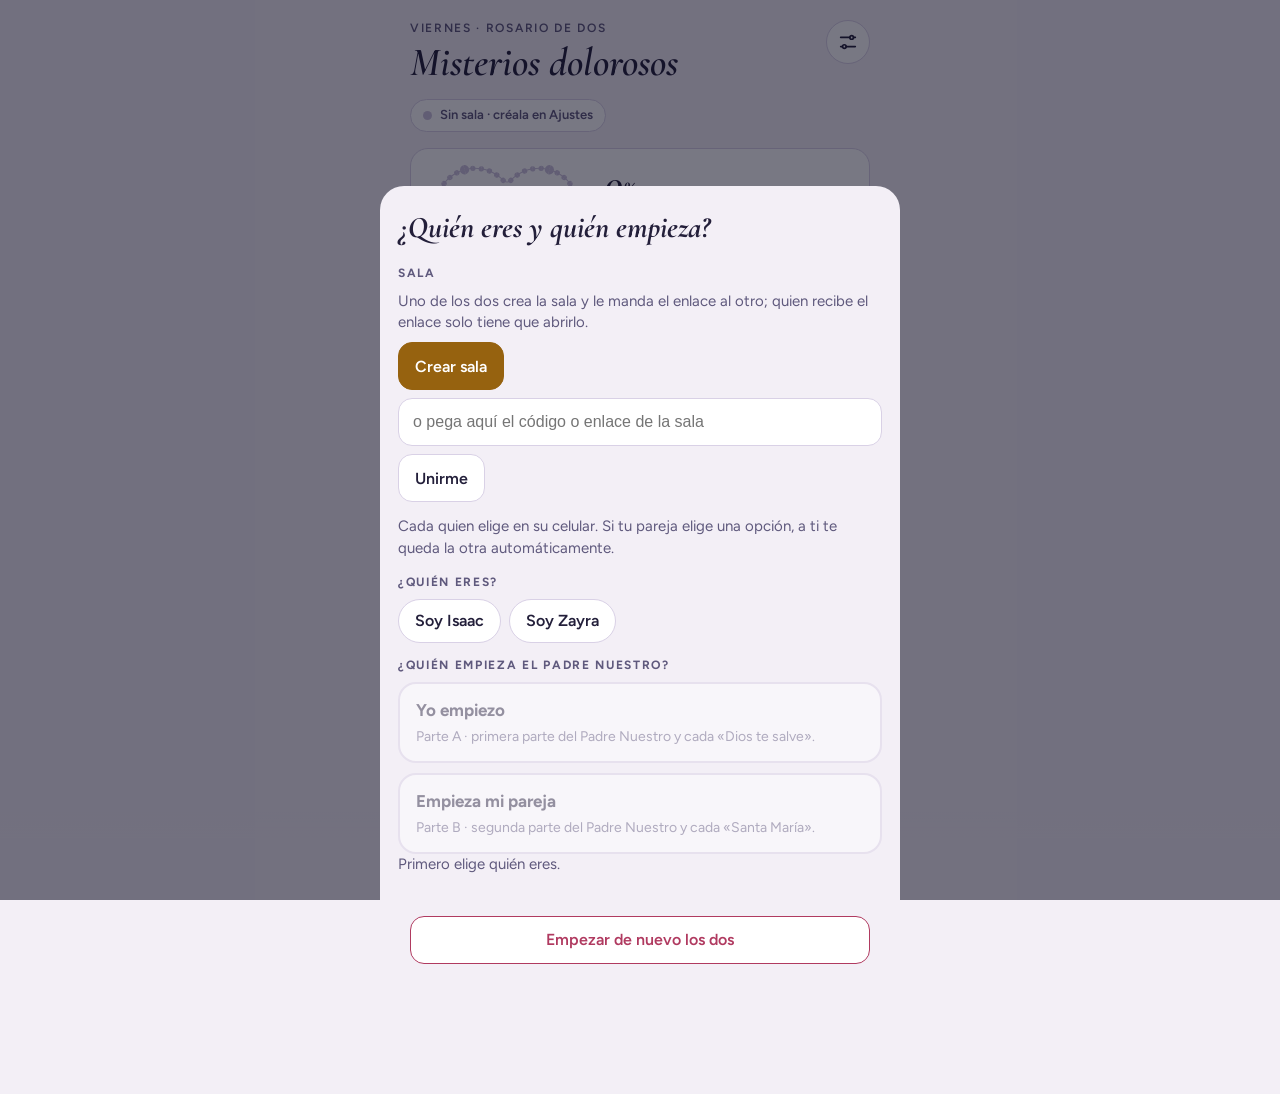
<file: index.html>
<!doctype html><html lang="es"><head><meta charset="utf-8"><meta name="viewport" content="width=device-width,initial-scale=1,viewport-fit=cover"><title>Rosario de dos</title>
<meta name="claude:viewport-fit-sides" content="cover">
<link rel="stylesheet" href="https://fonts.googleapis.com/css2?family=Cormorant+Garamond:ital,wght@0,600;1,500;1,600&family=Figtree:wght@400;600;700&family=Newsreader:opsz,wght@6..72,400;6..72,500&display=swap">
<style>
/* Concepto: columna nocturna de oración a dos voces; hilo de cuentas partidas por la mitad, una mitad cada quien; el avance viaja entre los dos celulares como un mensaje corto con código. */
:root{
  --bg:#f3eff6; --surface:#ffffff; --surface2:#ebe5f3; --ink:#231f3a; --mute:#5f597d; --line:#d9d1e6;
  --me:#96620f; --her:#b03a60; --both:#5a4fb0; --on-accent:#ffffff; --off:#cdc4dd; --shadow:0 12px 32px rgba(35,31,58,.14);
  --display:"Cormorant Garamond",Georgia,serif; --text:"Newsreader",Georgia,serif; --ui:"Figtree",system-ui,sans-serif;
}
@media (prefers-color-scheme:dark){:root:not([data-theme="light"]){
  --bg:#12142a; --surface:#1b1e3a; --surface2:#252954; --ink:#f1ecf7; --mute:#a9a6c8; --line:#2f3463;
  --me:#f0b95a; --her:#f08fae; --both:#b3a8ff; --on-accent:#1d1402; --off:#363b6b; --shadow:0 12px 32px rgba(0,0,0,.45); color-scheme:dark}}
:root[data-theme="dark"]{
  --bg:#12142a; --surface:#1b1e3a; --surface2:#252954; --ink:#f1ecf7; --mute:#a9a6c8; --line:#2f3463;
  --me:#f0b95a; --her:#f08fae; --both:#b3a8ff; --on-accent:#1d1402; --off:#363b6b; --shadow:0 12px 32px rgba(0,0,0,.45); color-scheme:dark}

*{box-sizing:border-box}
[hidden]{display:none!important}
body{margin:0;background:var(--bg);color:var(--ink);font-family:var(--ui);font-size:16px;line-height:1.45;
  padding-left:max(16px,env(safe-area-inset-left,0px));padding-right:max(16px,env(safe-area-inset-right,0px));
  padding-block:20px 130px}
button,textarea{font:inherit;color:inherit}
button{cursor:pointer}
:focus-visible{outline:3px solid var(--me);outline-offset:2px}
.wrap{max-width:460px;margin:0 auto;display:flex;flex-direction:column;gap:16px}

header{display:flex;align-items:flex-start;justify-content:space-between;gap:12px}
.eyebrow{font-size:12px;letter-spacing:.14em;text-transform:uppercase;color:var(--mute);font-weight:600}
h1{font-family:var(--display);font-style:italic;font-weight:600;font-size:40px;line-height:1.05;margin:4px 0 0;text-wrap:balance}
.iconbtn{min-width:44px;min-height:44px;border-radius:50%;border:1px solid var(--line);background:var(--surface);display:grid;place-items:center;flex:none}
.iconbtn svg{width:22px;height:22px;stroke:var(--ink);fill:none;stroke-width:1.8;stroke-linecap:round}

.five{display:flex;justify-content:space-between;gap:4px;padding:14px 12px;background:var(--surface);border:1px solid var(--line);border-radius:18px}
.node{display:flex;flex-direction:column;align-items:center;gap:6px;min-width:0;flex:1}
.node i{width:30px;height:30px;border-radius:50%;border:2.5px solid var(--line);display:grid;place-items:center;font-style:normal;font-weight:700;font-size:13px;color:var(--mute);position:relative;overflow:hidden}
.node i::before{content:"";position:absolute;inset:0;background:var(--me);opacity:var(--f,0)}
.node i span{position:relative}
.node.now i{border-color:var(--me)}
.node.full i{color:var(--on-accent);border-color:var(--me)}
.node small{font-size:10px;white-space:nowrap;color:var(--mute);letter-spacing:.04em}

.mini{display:flex;align-items:center;gap:18px;padding:14px 16px;background:var(--surface);border:1px solid var(--line);border-radius:18px}
.mini{align-items:stretch}.mini>svg{width:min(46%,160px);height:auto;flex:none;align-self:flex-start}
.art{position:relative;flex:1;min-height:56px;margin-top:10px;border-radius:14px;background:var(--surface2)}
.art svg{position:absolute;inset:6px;width:calc(100% - 12px);height:calc(100% - 12px)}
.art .k{fill:none;stroke:var(--ink);stroke-width:3;stroke-linecap:round;stroke-linejoin:round}
.art .p{fill:var(--both);fill-opacity:.25;stroke:var(--ink);stroke-width:3;stroke-linecap:round;stroke-linejoin:round}
.art .s{fill:var(--both)}.art .g{fill:var(--me)}.art .c{fill:var(--ink)}.art .d{fill:var(--ink);fill-opacity:.2}
.art .w{fill:none;stroke:var(--both);stroke-width:3;stroke-linecap:round}
.mini .ring{stroke-width:1.5}
.hl{fill:none;stroke:var(--off);stroke-width:3.4}.hl.me{stroke:var(--me)}.hl.her{stroke:var(--her)}.hl.both{stroke:var(--both)}
.mi{min-width:0;flex:1;display:flex;flex-direction:column}
.pct{font-family:var(--display);font-style:italic;font-weight:600;font-size:40px;line-height:1;margin:0}
.pct small{font-size:24px}
.lbl{margin:2px 0 6px;font-size:13px;color:var(--mute)}
.now{margin:0 0 6px;font-weight:600;font-size:15px}
.key{display:flex;flex-wrap:wrap;gap:4px 12px;font-size:12px;color:var(--mute)}
.key span::before{content:"";display:inline-block;width:9px;height:9px;border-radius:50%;background:var(--c);margin-right:6px}

.livepill{display:inline-flex;align-items:center;gap:8px;align-self:flex-start;font-size:13px;font-weight:600;color:var(--mute);background:var(--surface);border:1px solid var(--line);border-radius:999px;padding:6px 12px}
.livepill::before{content:"";width:9px;height:9px;border-radius:50%;background:var(--off)}
.livepill.on::before{background:var(--her);animation:glow2 2s ease-in-out infinite}
.livepill.on.peer::before{background:var(--both)}
@keyframes glow2{50%{opacity:.35}}
.chk{display:flex;gap:12px;align-items:flex-start;font-size:15px;margin-top:12px}.sheet .chk input{width:24px;min-height:24px;height:24px;margin:2px 0 0;flex:none}
.more{margin-top:10px}.more>summary{min-height:44px}
.roomcode{font-family:ui-monospace,Menlo,Consolas,monospace;font-size:22px;letter-spacing:.08em;font-weight:700;background:var(--surface);border:1px solid var(--line);border-radius:14px;padding:12px 14px;user-select:all;overflow-wrap:anywhere}
.sheet input{width:100%;min-height:48px;border:1px solid var(--line);background:var(--surface);border-radius:14px;padding:0 14px;font-size:16px;margin:8px 0}
.people{display:grid;grid-template-columns:1fr 1fr;gap:10px}
.person{background:var(--surface);border:2px solid var(--line);border-radius:16px;padding:12px 14px;min-width:0}
.person.turn{border-color:var(--c)}
.person b{display:flex;align-items:center;gap:8px;font-size:15px}
.person b::before{content:"";width:10px;height:10px;border-radius:50%;background:var(--c);flex:none}
.person p{margin:4px 0 0;font-size:13px;color:var(--mute);overflow-wrap:anywhere}
.person.turn p{color:var(--ink);font-weight:600}
.me{--c:var(--me)} .her{--c:var(--her)}

.card{background:var(--surface);border:2px solid var(--line);border-radius:24px;padding:20px 18px;box-shadow:var(--shadow)}
.card.mine{border-color:var(--me)} .card.hers{border-color:var(--her)} .card.joint{border-color:var(--both)}
.strand{width:100%;height:auto;display:block}
.strand .cord{fill:none;stroke:var(--off);stroke-width:2}
.hb{fill:var(--off)}
.hb.me{fill:var(--me)} .hb.her{fill:var(--her)} .hb.both{fill:var(--both)}
.ring{fill:none;stroke:var(--c);stroke-width:2.5;transform-box:fill-box;transform-origin:center;animation:pulse 1.8s ease-out infinite}
@keyframes pulse{0%{transform:scale(.8);opacity:1}100%{transform:scale(1.9);opacity:0}}
.legend{display:flex;gap:14px;font-size:12px;color:var(--mute);margin-top:8px}
.legend span::before{content:"";display:inline-block;width:9px;height:9px;border-radius:50%;background:var(--c);margin-right:6px}

.mys{font-family:var(--display);font-style:italic;font-weight:600;font-size:27px;line-height:1.1;margin:14px 0 2px;text-wrap:balance}
.step{font-size:13px;letter-spacing:.1em;text-transform:uppercase;font-weight:700;color:var(--c,var(--mute));margin:0 0 10px}
.prayer{white-space:pre-line;font-family:var(--text);font-size:21px;line-height:1.6;margin:0;max-width:60ch}
.prayer + .prayer{margin-top:12px;color:var(--mute);font-size:17px}
.prayer.eq + .prayer.eq{color:var(--ink);font-size:21px}
.role[disabled]{opacity:.45;cursor:default}
#intent{margin:10px 0 0;font-family:var(--text);font-size:18px}
.big{font-family:var(--display);font-style:italic;font-weight:600;font-size:30px;line-height:1.1;margin:0 0 8px;text-wrap:balance}
.undo{margin-top:14px;background:none;border:none;color:var(--mute);font-size:14px;text-decoration:underline;min-height:44px;padding:0 4px}

.inbox{display:flex;flex-direction:column;gap:10px}
.inbox h2{font-size:12px;letter-spacing:.14em;text-transform:uppercase;color:var(--mute);margin:0}
.inbox p{margin:0;font-size:14px;color:var(--mute)}
textarea{width:100%;border:1px solid var(--line);background:var(--surface);border-radius:14px;padding:12px 14px;font-size:16px;resize:vertical;min-height:84px}
.msg{font-size:15px}
.btn{min-height:48px;border-radius:14px;border:1px solid var(--line);background:var(--surface);font-weight:600;padding:0 16px;display:inline-flex;align-items:center;justify-content:center;text-decoration:none;color:var(--ink)}
.btn.main{background:var(--me);border-color:var(--me);color:var(--on-accent)}
.btn.warn{border-color:var(--her);color:var(--her)}
.btns{display:flex;flex-wrap:wrap;gap:8px}
.note{font-size:14px;background:var(--surface2);border-radius:12px;padding:10px 14px;margin:0}
details{background:var(--surface);border:1px solid var(--line);border-radius:16px;padding:0 16px}
summary{min-height:48px;display:flex;align-items:center;cursor:pointer;font-weight:600;font-size:15px}
details p{margin:0 0 14px;font-family:var(--text);font-size:17px;color:var(--mute)}

.bar{position:fixed;left:0;right:0;bottom:0;padding:12px max(16px,env(safe-area-inset-right,0px)) calc(12px + env(safe-area-inset-bottom,0px)) max(16px,env(safe-area-inset-left,0px));
  background:linear-gradient(to top,var(--bg) 70%,transparent)}
.go{display:flex;align-items:center;justify-content:center;gap:14px;width:100%;max-width:460px;margin:0 auto;min-height:64px;border:none;border-radius:32px;background:var(--me);color:var(--on-accent);font-weight:700;font-size:18px;box-shadow:var(--shadow);padding:0 20px;text-align:left}
.go .pearl{width:34px;height:34px;border-radius:50%;flex:none;background:radial-gradient(circle at 35% 30%,#fff9,transparent 48%),var(--on-accent);opacity:.9}
.go:active{transform:scale(.98)}
.go[disabled]{background:var(--surface2);color:var(--mute);box-shadow:none;cursor:default}
.go[disabled] .pearl{background:var(--off);opacity:1}
.go.pulse{animation:nudge 2.2s ease-in-out infinite}
@keyframes nudge{50%{box-shadow:0 0 0 10px color-mix(in srgb,var(--me) 22%,transparent)}}

.toast{position:fixed;left:0;right:0;top:calc(10px + env(safe-area-inset-top,0px));padding:0 max(14px,env(safe-area-inset-right,0px)) 0 max(14px,env(safe-area-inset-left,0px));z-index:30;pointer-events:none}
.tcard{pointer-events:auto;display:flex;gap:14px;align-items:flex-start;width:100%;max-width:440px;margin:0 auto;
  background:var(--surface);border:2px solid var(--c);border-radius:22px;padding:14px 16px;box-shadow:var(--shadow);animation:drop .5s cubic-bezier(.2,1.2,.4,1)}
.tcard .orb{width:46px;height:46px;border-radius:50%;background:radial-gradient(circle at 35% 30%,#fff8,transparent 45%),var(--c);flex:none;box-shadow:0 0 0 6px color-mix(in srgb,var(--c) 25%,transparent);animation:glow 1.6s ease-in-out infinite}
.tcard .tb{min-width:0;flex:1;display:flex;flex-direction:column;gap:6px}
.tcard b{display:block;font-size:16px;line-height:1.25}
.tcard span{display:block;font-size:13px;color:var(--mute)}
.tcard em{display:block;font-style:normal;font-weight:700;font-size:14px;color:var(--me)}
.tcard textarea{min-height:0;font-size:14px;padding:8px 10px}
.tcard .x{min-width:44px;min-height:44px;margin:-8px -10px 0 0;background:none;border:none;font-size:22px;line-height:1;color:var(--mute)}
.toast.out .tcard{animation:lift .3s ease-in forwards}
@keyframes drop{from{transform:translateY(-140%);opacity:0}to{transform:none;opacity:1}}
@keyframes lift{to{transform:translateY(-140%);opacity:0}}
@keyframes glow{50%{box-shadow:0 0 0 12px color-mix(in srgb,var(--c) 8%,transparent)}}

.sheet{position:fixed;inset:0;z-index:40;background:rgba(10,10,30,.55);display:flex;align-items:flex-end;justify-content:center}
.sheet>div{background:var(--bg);width:100%;max-width:520px;max-height:90%;overflow:auto;border-radius:24px 24px 0 0;padding:20px 18px calc(24px + env(safe-area-inset-bottom,0px));display:flex;flex-direction:column;gap:16px}
.sheet h2{font-family:var(--display);font-style:italic;font-size:30px;margin:0;text-wrap:balance}
.sheet h3{font-size:12px;letter-spacing:.14em;text-transform:uppercase;color:var(--mute);margin:0 0 8px}
.sheet p{margin:0;color:var(--mute);font-size:15px}
.chips{display:flex;flex-wrap:wrap;gap:8px}
.chip{min-height:44px;padding:0 16px;border-radius:999px;border:1px solid var(--line);background:var(--surface);font-weight:600}
.chip[aria-pressed="true"]{background:var(--ink);color:var(--bg);border-color:var(--ink)}
.role{display:flex;flex-direction:column;gap:4px;text-align:left;padding:14px 16px;border-radius:18px;border:2px solid var(--line);background:var(--surface);min-height:72px}
.role b{font-size:17px}
.role span{font-size:14px;color:var(--mute)}
.role[aria-pressed="true"]{border-color:var(--me)}
.hint{font-size:13px;color:var(--mute);margin:8px 0 0}

@media (prefers-reduced-motion:reduce){*{animation:none!important;transition:none!important}}
@media (max-width:360px){h1{font-size:34px}.people{grid-template-columns:1fr}}
</style>

<div class="wrap">
  <header>
    <div>
      <div class="eyebrow" id="eyebrow">Rosario de dos</div>
      <h1 id="title">Misterios</h1>
    </div>
    <button class="iconbtn" data-act="sheet" aria-label="Ajustes del rosario">
      <svg viewBox="0 0 24 24" aria-hidden="true"><path d="M4 7h10M18 7h2M4 17h2M10 17h10"/><circle cx="16" cy="7" r="2"/><circle cx="8" cy="17" r="2"/></svg>
    </button>
  </header>

  <div class="livepill" id="live" hidden></div>
  <section class="mini" id="five" aria-label="Avance de todo el rosario"></section>
  <div class="people" id="people"></div>
  <div id="main"></div>
  <details id="intdet" hidden><summary>Intenciones de este rosario</summary><p id="inttxt" style="white-space:pre-line"></p></details>

  <section class="card inbox" id="inboxcard" aria-labelledby="inh">
    <h2 id="inh">Avance de tu pareja</h2>
    <p>Si no hay conexión en vivo, pega aquí el mensaje de tu pareja y tu rosario se pone al día.</p>
    <textarea id="inbox" rows="3" placeholder="Pega aquí el mensaje de tu pareja" aria-label="Mensaje de tu pareja"></textarea>
    <div class="btns"><button class="btn main" data-act="apply">Actualizar avance</button></div>
    <p class="note" id="inmsg" hidden></p>
  </section>

  <details>
    <summary>Cómo se turnan</summary>
    <p>Se alternan desde el principio hasta el final, una parte cada quien. El Padre Nuestro y cada Ave María se rezan en dos mitades. La Señal de la cruz, el acto de contrición, el Credo, los Gloria, las jaculatorias, la Salve y las oraciones finales las rezan completas los dos; cada quien toca su bolita cuando termine.</p>
  </details>
  <button class="btn warn" id="reset2" data-act="reset">Empezar de nuevo los dos</button>
</div>

<div class="bar"><button class="go" id="go" data-act="go" disabled><span class="pearl" aria-hidden="true"></span><span id="golabel">Cargando…</span></button></div>

<div class="toast" id="toast" aria-live="polite"></div>

<div class="sheet" id="roles" hidden>
  <div role="dialog" aria-modal="true" aria-label="Elige tu parte">
    <h2 id="roleh">¿Quién eres y quién empieza?</h2>
    <div id="rolebox"></div>
  </div>
</div>

<div class="sheet" id="sheet" hidden>
  <div role="dialog" aria-modal="true" aria-label="Ajustes del rosario">
    <h2>Ajustes</h2>
    <section><h3>Misterios de hoy</h3><div class="chips" id="tipos"></div>
      <p class="hint">Los dos deben tener los mismos. El mensaje de avance también los ajusta.</p></section>
    <section><h3>Sala</h3>
      <p id="roomstat"></p>
      <div class="roomcode" id="roomcode" hidden></div>
      <div class="btns" id="roomtools" hidden><button class="btn" data-act="copylink">Copiar enlace</button><a class="btn" id="roomwa" target="_blank" rel="noopener" href="#">Mandar por WhatsApp</a></div>
      <details class="more"><summary>Usar otra sala</summary>
      <input id="roomin" type="text" inputmode="text" autocapitalize="off" autocomplete="off" spellcheck="false" placeholder="Código o enlace de la sala" aria-label="Código o enlace de la sala">
      <div class="btns"><button class="btn main" data-act="join">Unirme</button><button class="btn" data-act="newroom">Crear sala nueva</button></div>
      <p class="hint">Si cambian de sala, los dos deben suscribirse otra vez en ntfy al tema nuevo.</p>
      </details>
      <p class="hint">La sala es secreta y no está escrita en el archivo, así que pueden subir la página a GitHub sin que nadie más la vea. Compartan el enlace de la sala solo entre ustedes.</p></section>
    <section><h3>Avisos en el celular</h3>
      <p>Cada movimiento de tu pareja te llega como notificación, tengas o no la página abierta. Instala la app ntfy (Android o iPhone) y suscríbete a este tema:</p>
      <div class="roomcode" id="avisocode"></div>
      <div class="btns"><button class="btn" data-act="copyaviso">Copiar tema</button><a class="btn" id="avisolink" target="_blank" rel="noopener" href="https://ntfy.sh/">Abrir ntfy</a></div>
      <p class="hint">Isaac y Zayra tienen temas distintos; cada quien se suscribe al suyo. Al tocar la notificación se abre el rosario ya al día.</p></section>
    <section><h3>Quién eres</h3><div class="chips" id="whoset"></div></section>
    <section><h3>Tu parte</h3><div class="chips" id="roleset"></div></section>
    <section><h3>Tu código de avance</h3><p id="mycode"></p>
      <p class="hint">Si se perdió algún mensaje, pega este código en la página de tu pareja.</p></section>
    <button class="btn warn" id="reset" data-act="reset">Empezar de nuevo los dos</button>
    <button class="btn" data-act="close">Listo</button>
  </div>
</div>

<script>
(function(){
var ORD=['1.º','2.º','3.º','4.º','5.º'],KEY='rosario-de-dos-v4';
var TIPOS={
  gozosos:['La Anunciación del Ángel a María','La Visitación de María a Santa Isabel','El Nacimiento de Jesús en Belén','La Presentación de Jesús en el Templo','El Niño Jesús perdido y hallado en el Templo'],
  luminosos:['El Bautismo de Jesús en el Jordán','Las bodas de Caná','El anuncio del Reino de Dios','La Transfiguración','La institución de la Eucaristía'],
  dolorosos:['La oración de Jesús en el huerto','La flagelación del Señor','La coronación de espinas','Jesús con la cruz a cuestas','La crucifixión y muerte de Jesús'],
  gloriosos:['La Resurrección del Señor','La Ascensión del Señor al cielo','La venida del Espíritu Santo','La Asunción de María al cielo','La coronación de María como Reina']
};
var TORDER=['gozosos','luminosos','dolorosos','gloriosos'];
var PRAY={
  cruz:'Por la señal de la Santa Cruz, de nuestros enemigos líbranos, Señor, Dios nuestro. En el nombre del Padre, y del Hijo, y del Espíritu Santo. Amén.',
  abre:'Abre, Señor, mis labios,\ny mi boca proclamará tu alabanza.',
  contri1:'Señor mío, Jesucristo, Dios y Hombre verdadero, Creador, Padre y Redentor mío, por ser tú quién eres y porque te amo sobre todas las cosas, me pesa de todo corazón haberte ofendido; propongo firmemente nunca más pecar, apartarme de todas las ocasiones de ofenderte, confesarme y cumplir la penitencia que me fuera impuesta.',
  contri2:'Ofrezco, Señor, mi vida, obras y trabajos, en satisfacción de todos mis pecados, y así como lo suplico, así confío en tu bondad y misericordia infinita, que los perdonarás, por los méritos de tu preciosísima sangre, pasión y muerte, y me darás gracia para enmendarme y perseverar en tu santo amor y servicio, hasta el fin de mi vida. Amén.',
  credo:'Creo en Dios, Padre todopoderoso, Creador del cielo y de la tierra. Creo en Jesucristo, su único Hijo, nuestro Señor, que fue concebido por obra y gracia del Espíritu Santo, nació de santa María Virgen, padeció bajo el poder de Poncio Pilato, fue crucificado, muerto y sepultado, descendió a los infiernos, al tercer día resucitó de entre los muertos, subió a los cielos y está sentado a la derecha de Dios, Padre todopoderoso. Desde allí ha de venir a juzgar a vivos y muertos. Creo en el Espíritu Santo, en la santa Iglesia católica, la comunión de los santos, el perdón de los pecados, la resurrección de la carne y la vida eterna. Amén.',
  pn1:'Padre nuestro, que estás en el cielo, santificado sea tu Nombre; venga a nosotros tu reino; hágase tu voluntad en la tierra como en el cielo.',
  pn2:'Danos hoy nuestro pan de cada día; perdona nuestras ofensas, como también nosotros perdonamos a los que nos ofenden; no nos dejes caer en la tentación, y líbranos del mal. Amén.',
  ave1:'Dios te salve, María, llena eres de gracia, el Señor es contigo. Bendita tú eres entre todas las mujeres y bendito es el fruto de tu vientre, Jesús.',
  ave2:'Santa María, Madre de Dios, ruega por nosotros, pecadores, ahora y en la hora de nuestra muerte. Amén.',
  gloria:'Gloria al Padre, y al Hijo, y al Espíritu Santo. Como era en el principio, ahora y siempre, por los siglos de los siglos. Amén.',
  jac1:'María, madre de gracia y madre de misericordia.\nEn la vida y en la muerte ampáranos gran Señora.',
  jac2:'Oh Jesús mío, perdona nuestros pecados, líbranos del fuego del infierno, lleva al cielo a todas las almas, especialmente a las más necesitadas de tu Divina Misericordia. Amén.',
  jac3:'Sagrado Corazón de Jesús,\nen vos confío.',
  jac4:'Oh María, sin pecado concebida,\nrogad por nosotros que recurrimos a vos.',
  fe1:'Dios te salve, María Santísima, Hija de Dios Padre, Virgen purísima antes del parto, en tus manos encomendamos nuestra fe para que la ilumines, llena eres de gracia, el Señor es contigo. Bendita tú eres entre todas las mujeres y bendito es el fruto de tu vientre, Jesús.',
  fe2:'Dios te salve, María Santísima, Madre de Dios Hijo, Virgen purísima en el parto, en tus manos encomendamos nuestra esperanza para que la alientes, llena eres de gracia, el Señor es contigo. Bendita tú eres entre todas las mujeres y bendito es el fruto de tu vientre, Jesús.',
  fe3:'Dios te salve, María Santísima, Esposa de Dios Espíritu Santo, Virgen purísima después del parto, en tus manos encomendamos nuestra caridad para que la inflames, llena eres de gracia, el Señor es contigo. Bendita tú eres entre todas las mujeres y bendito es el fruto de tu vientre, Jesús.',
  fe4:'Dios te salve, María Santísima, Templo, trono y Sagrario de la Santísima Trinidad, Virgen concebida sin pecado original.',
  salve:'Dios te salve, Reina y Madre de misericordia, vida, dulzura y esperanza nuestra,\nDios te salve. A ti llamamos los desterrados hijos de Eva, a ti suspiramos, gimiendo y llorando, en este valle de lágrimas.\nEa, pues, Señora abogada nuestra, vuelve a nosotros tus ojos misericordiosos,\ny después de este destierro muéstranos a Jesús,\nfruto bendito de tu vientre.\n¡Oh clemente, oh piadosa,\noh dulce siempre Virgen María! Ruega por nosotros, Santa Madre de Dios, para que seamos dignos de alcanzar las divinas gracias y promesas de nuestro Señor Jesucristo. Amén.',
  amparo:'Bajo tu amparo nos acogemos, santa Madre de Dios; no desprecies las oraciones que te dirigimos en nuestras necesidades, antes bien líbranos de todo peligro, ¡oh Virgen gloriosa y bendita!',
  ruega:'Ruega por nosotros, Santa Madre de Dios, para que seamos dignos de alcanzar las divinas gracias y promesas de nuestro Señor Jesucristo. Amén.',
  oracion:'Te rogamos nos concedas,\nSeñor Dios nuestro,\ngozar de continua salud de alma y cuerpo,\ny por la gloriosa intercesión\nde la bienaventurada siempre Virgen María,\nvernos libres de las tristezas de la vida presente\ny disfrutar de las alegrías eternas.\nPor Cristo nuestro Señor.\nAmén.',
  purisima:'Ave María Purísima,\nsin pecado original concebida.'
};
var RESP='Después de cada invocación, los dos responden: Ruega por nosotros.';
var LETANIAS=[
  ['Señor, ten piedad.\nCristo, ten piedad.\nSeñor, ten piedad.\nCristo, óyenos.\nCristo, escúchanos.'],
  ['Dios, Padre celestial, ten piedad de nosotros.\nDios, Hijo, Redentor del mundo, ten piedad de nosotros.\nDios, Espíritu Santo, ten piedad de nosotros.\nSantísima Trinidad, un solo Dios, ten piedad de nosotros.'],
  ['Santa María\nSanta Madre de Dios\nSanta Virgen de las Vírgenes\nMadre de Cristo\nMadre de la Iglesia\nMadre de la misericordia\nMadre de la divina gracia\nMadre de la esperanza\nMadre purísima\nMadre castísima',RESP],
  ['Madre siempre virgen\nMadre inmaculada\nMadre amable\nMadre admirable\nMadre del buen consejo\nMadre del Creador\nMadre del Salvador',RESP],
  ['Virgen prudentísima\nVirgen digna de veneración\nVirgen digna de alabanza\nVirgen poderosa\nVirgen clemente\nVirgen fiel',RESP],
  ['Espejo de justicia\nTrono de la sabiduría\nCausa de nuestra alegría\nVaso espiritual\nVaso digno de honor\nVaso de insigne devoción\nRosa mística',RESP],
  ['Torre de David\nTorre de marfil\nCasa de oro\nArca de la Alianza\nPuerta del cielo\nEstrella de la mañana',RESP],
  ['Salud de los enfermos\nRefugio de los pecadores\nConsuelo de los migrantes\nConsoladora de los afligidos\nAuxilio de los cristianos',RESP],
  ['Reina de los Ángeles\nReina de los Patriarcas\nReina de los Profetas\nReina de los Apóstoles\nReina de los Mártires\nReina de los Confesores\nReina de las Vírgenes\nReina de todos los Santos',RESP],
  ['Reina concebida sin pecado original\nReina asunta a los Cielos\nReina del Santísimo Rosario\nReina de la familia\nReina de la paz',RESP],
  ['Cordero de Dios, que quitas el pecado del mundo, perdónanos, Señor.\nCordero de Dios, que quitas el pecado del mundo, escúchanos, Señor.\nCordero de Dios, que quitas el pecado del mundo, ten misericordia de nosotros.']
];
var $=function(id){return document.getElementById(id)};
function esc(s){return String(s).replace(/[&<>"']/g,function(c){return {'&':'&amp;','<':'&lt;','>':'&gt;','"':'&quot;',"'":'&#39;'}[c]})}
function safe(fn){try{return fn()}catch(e){return null}}

/* ---------- todas las partes del rosario, en orden ----------
   o = 'a' (quien empieza el Padre Nuestro), 'b' (la otra persona) o 'x' (las dos personas, cada una completo) */
var PARTS=[],SECS=[];
(function(){
  function add(sec,d,o,title,short,body,eq,kind){PARTS.push({sec:sec,d:d,o:o,title:title,short:short,body:body,eq:!!eq,kind:kind||''})}
  function aves(count,sec,d,tags){
    for(var a=1;a<=count;a++){
      var tg=tags?' · '+tags[a-1][0]:'';
      add(sec,d,'a','Dios te salve · Ave María '+a+' de '+count+tg,'el «Dios te salve» del Ave '+a,[tags?tags[a-1][1]:PRAY.ave1]);
      add(sec,d,'b','Santa María · Ave María '+a+' de '+count+tg,'el «Santa María» del Ave '+a,[PRAY.ave2]);
    }
  }
  function section(key,d,big,fn){var start=PARTS.length;fn();SECS.push({key:key,d:d,start:start,len:PARTS.length-start,big:big})}
  function pn(sec,d,pre){
    add(sec,d,'a',pre+'Padre Nuestro · primera parte','la primera parte del Padre Nuestro',[PRAY.pn1]);
    add(sec,d,'b',pre+'Padre Nuestro · segunda parte','la segunda parte del Padre Nuestro',[PRAY.pn2]);
  }
  section('open',-1,[0,2,3],function(){
    add('open',-1,'x','Señal de la cruz','la Señal de la cruz',[PRAY.cruz,PRAY.abre],true);
    add('open',-1,'x','Acto de contrición','el acto de contrición',[PRAY.contri1,PRAY.contri2],true);
    add('open',-1,'x','Credo','el Credo',[PRAY.credo]);
    add('open',-1,'x','Ofrecemos este rosario por…','la intención',[],false,'intent');
    pn('open',-1,'');
    add('open',-1,'x','Gloria','el Gloria',[PRAY.gloria]);
  });
  for(var d=0;d<5;d++)(function(d){section('dec',d,[0,11],function(){
    pn('dec',d,'');aves(10,'dec',d,null);
    add('dec',d,'x','Gloria','el Gloria',[PRAY.gloria]);
    add('dec',d,'x','Jaculatorias','las jaculatorias',[PRAY.jac1,PRAY.jac2,PRAY.jac3,PRAY.jac4],true);
  })})(d);
  section('fe',-1,[3],function(){
    aves(3,'fe',-1,[['por la fe',PRAY.fe1],['por la esperanza',PRAY.fe2],['por la caridad',PRAY.fe3]]);
    add('fe',-1,'x','Dios te salve · Templo de la Santísima Trinidad','el «Dios te salve» final',[PRAY.fe4]);
  });
  section('close',-1,[0,5,10],function(){
    add('close',-1,'x','Salve','la Salve',[PRAY.salve]);
    LETANIAS.forEach(function(b,i){add('close',-1,i%2===0?'b':'a','Letanías · '+(i+1)+' de '+LETANIAS.length,'las Letanías ('+(i+1)+' de '+LETANIAS.length+')',b)});
    add('close',-1,'x','Bajo tu amparo','el «Bajo tu amparo»',[PRAY.amparo]);
    add('close',-1,'x','Ruega por nosotros','el «Ruega por nosotros»',[PRAY.ruega]);
    pn('close',-1,'Intenciones del Papa · ');
    add('close',-1,'a','Intenciones del Papa · Dios te salve','el «Dios te salve» por el Papa',[PRAY.ave1]);
    add('close',-1,'b','Intenciones del Papa · Santa María','el «Santa María» por el Papa',[PRAY.ave2]);
    add('close',-1,'x','Intenciones del Papa · Gloria','el Gloria por el Papa',[PRAY.gloria]);
    add('close',-1,'x','Oración final','la oración final',[PRAY.oracion]);
    add('close',-1,'x','Ave María Purísima','el «Ave María Purísima»',[PRAY.purisima]);
    add('close',-1,'x','Señal de la cruz','la Señal de la cruz final',[PRAY.cruz]);
  });
})();
var TOTAL=PARTS.length;

function todayTipo(){return [3,0,2,3,1,2,0][new Date().getDay()]}
/* n = partes completas, t = misterios, role = 'a' | 'b', me / her = ya rezó la parte conjunta en curso */
var NAME={i:'Isaac',z:'Zayra'},S={n:0,t:todayTipo(),role:null,me:0,her:0,who:null,e:0,int:{i:null,z:null}},draftInt='',toastTimer=null,confirmReset=false,pendingCode=null;
(function(){var r=safe(function(){return JSON.parse(localStorage.getItem(KEY)||'null')});
  if(r&&typeof r==='object'){if(r.n>=0&&r.n<=TOTAL)S.n=r.n|0;if(r.t>=0&&r.t<4)S.t=r.t|0;if(r.role==='a'||r.role==='b')S.role=r.role;S.me=r.me?1:0;S.her=r.her?1:0;if(r.who==='i'||r.who==='z')S.who=r.who;S.e=+r.e||0;if(r.int&&typeof r.int==='object'){['i','z'].forEach(function(w){if(typeof r.int[w]==='string')S.int[w]=r.int[w]})}}})();
function save(){safe(function(){localStorage.setItem(KEY,JSON.stringify(S))})}

function tipoName(){return TORDER[S.t]}
function ownerOf(i){return PARTS[i].o}
function herWho(){return S.who?(S.who==='i'?'z':'i'):null}
function herName(){return S.who?NAME[herWho()]:'Tu pareja'}
function secName(s){return s.key==='open'?'Para empezar':s.key==='fe'?'Fe, esperanza y caridad':s.key==='close'?'Para terminar':ORD[s.d]+' misterio'}
function secWhere(s){return s.key==='dec'?ORD[s.d]+' misterio · '+TIPOS[tipoName()][s.d]:secName(s)}
function doReset(e){S.n=0;S.me=0;S.her=0;S.role=null;S.int={i:null,z:null};S.e=e;draftInt='';save();render();$('sheet').hidden=true}
function code(){return S.n+'-'+S.t+'-'+(S.me?1:0)}
function secOf(i){for(var k=0;k<SECS.length;k++)if(i>=SECS[k].start&&i<SECS[k].start+SECS[k].len)return SECS[k];return SECS[SECS.length-1]}
function secCount(s){return Math.max(0,Math.min(s.len,S.n-s.start))}
function myTurn(i){var o=ownerOf(i);return o==='x'?!S.me:o===S.role}
function herTurn(i){var o=ownerOf(i);return o==='x'?!S.her:o!==S.role}
function advance(){S.n++;S.me=0;S.her=0}

/* ---------- dibujo ---------- */
var CROSS='<svg viewBox="0 0 24 24" width="14" height="14" aria-hidden="true"><path d="M12 3v18M6.5 9h11" stroke="currentColor" stroke-width="2.6" stroke-linecap="round" fill="none"/></svg>';
function strand(s,nx){
  var W=340,H=126,nb=Math.ceil(s.len/2),pts=[],svg='',path='',k;
  for(k=0;k<nb;k++){var t=nb>1?k/(nb-1):.5;pts.push([20+t*(W-40),20+78*(1-Math.pow(2*t-1,2))])}
  pts.forEach(function(p,j){path+=(j?'L':'M')+p[0].toFixed(1)+' '+p[1].toFixed(1)});
  svg+='<path class="cord" d="'+path+'"/>';
  function cls(idx){
    if(idx>=S.n)return 'hb';
    var o=ownerOf(idx);return 'hb '+(o==='x'?'both':(o===S.role?'me':'her'));
  }
  pts.forEach(function(p,j){
    var x=p[0],y=p[1],r=s.big.indexOf(j)>=0?11.5:8.5,l=s.start+2*j,rr=l+1,xs=x.toFixed(1);
    if(rr>=s.start+s.len){svg+='<circle class="'+cls(l)+'" cx="'+xs+'" cy="'+y.toFixed(1)+'" r="'+r+'"/>';return}
    svg+='<path class="'+cls(l)+'" d="M'+xs+' '+(y-r).toFixed(1)+'A'+r+' '+r+' 0 0 0 '+xs+' '+(y+r).toFixed(1)+'Z"/>';
    svg+='<path class="'+cls(rr)+'" d="M'+xs+' '+(y-r).toFixed(1)+'A'+r+' '+r+' 0 0 1 '+xs+' '+(y+r).toFixed(1)+'Z"/>';
    svg+='<line x1="'+xs+'" y1="'+(y-r).toFixed(1)+'" x2="'+xs+'" y2="'+(y+r).toFixed(1)+'" stroke="var(--surface)" stroke-width="1.2"/>';
  });
  if(nx<TOTAL&&secOf(nx)===s){
    var rel=nx-s.start,bk=Math.floor(rel/2),side=rel%2,p2=pts[bk],big=s.big.indexOf(bk)>=0;
    var cx=p2[0];
    svg+='<circle class="ring" style="--c:'+(myTurn(nx)?'var(--me)':'var(--her)')+'" cx="'+cx.toFixed(1)+'" cy="'+p2[1].toFixed(1)+'" r="'+(big?15:12.5)+'"/>';
  }
  return '<svg class="strand" viewBox="0 0 '+W+' '+H+'" role="img" aria-label="Parte del rosario en curso">'+svg+'</svg>';
}


/* ---------- dibujos de los misterios ---------- */
function star(cx,cy,R,r,cls){var p=[],i,a,q;for(i=0;i<10;i++){a=-Math.PI/2+i*Math.PI/5;q=i%2?r:R;p.push((cx+q*Math.cos(a)).toFixed(1)+','+(cy+q*Math.sin(a)).toFixed(1))}return '<polygon class="'+(cls||'s')+'" points="'+p.join(' ')+'"/>'}
function rays(cx,cy,r1,r2,n,off){var o='',i,a;for(i=0;i<n;i++){a=(off||0)+i*2*Math.PI/n;o+='<line class="k" x1="'+(cx+r1*Math.cos(a)).toFixed(1)+'" y1="'+(cy+r1*Math.sin(a)).toFixed(1)+'" x2="'+(cx+r2*Math.cos(a)).toFixed(1)+'" y2="'+(cy+r2*Math.sin(a)).toFixed(1)+'"/>'}return o}
var DOVE='<path class="p" d="M18 52C26 44 38 44 46 50C58 44 72 46 80 56C70 56 62 60 54 62C44 68 30 66 18 52Z"/><path class="p" d="M46 50C44 34 52 22 68 16C66 28 62 40 62 52Z"/><path class="p" d="M76 54L94 50L90 62L72 60Z"/><path class="k" d="M16 51L8 54L16 56"/><circle class="s" cx="24" cy="50" r="1.8"/>';
function flame(x,y,s,c){return '<path class="'+(c||'g')+'" transform="translate('+x+' '+y+') scale('+s+')" d="M0 0C-12 -6 -12 -22 0 -42C2 -30 14 -24 10 -10C8 -4 4 0 0 0Z"/>'}
var CLOUD='<path class="p" d="M22 78C8 78 8 60 22 58C22 44 44 42 50 54C60 46 76 54 72 66C88 66 92 80 76 80Z"/>';
function crown(x,y,sc){return '<g transform="translate('+x+' '+y+') scale('+sc+')"><path class="p" d="M18 74L14 34L36 52L50 24L64 52L86 34L82 74Z"/><path class="k" d="M18 82H82"/><circle class="s" cx="14" cy="32" r="4.5"/><circle class="s" cx="50" cy="22" r="4.5"/><circle class="s" cx="86" cy="32" r="4.5"/></g>'}
var CROSSB='<rect class="p" x="44" y="14" width="12" height="74" rx="2"/><rect class="p" x="24" y="32" width="52" height="12" rx="2"/>';
var ART={
 g0:'<path class="k" d="M50 92C50 76 50 62 50 50"/><path class="p" d="M50 82C38 80 30 72 28 62C40 64 48 70 50 82Z"/><path class="p" d="M50 50C42 38 44 24 50 14C56 24 58 38 50 50Z"/><path class="p" d="M50 50C38 46 28 36 26 26C38 28 48 36 50 50Z"/><path class="p" d="M50 50C62 46 72 36 74 26C62 28 52 36 50 50Z"/>'+star(84,16,8,3.4)+rays(20,22,6,13,5,0.2),
 g1:'<circle class="p" cx="34" cy="42" r="9"/><circle class="p" cx="66" cy="42" r="9"/><path class="p" d="M34 52C20 64 18 78 16 92H54C52 76 48 62 34 52Z"/><path class="p" d="M66 52C80 64 82 78 84 92H46C48 76 52 62 66 52Z"/><path class="g" d="M50 24C46 17 36 18 36 25C36 32 46 36 50 42C54 36 64 32 64 25C64 18 54 17 50 24Z"/>',
 g2:star(50,24,11,4.6)+rays(50,24,15,21,8,0.2)+'<path class="p" d="M20 60H80L72 86H28Z"/><path class="k" d="M30 86L24 95M70 86L76 95"/><path class="k" d="M24 60C34 52 42 58 50 54C58 58 66 52 76 60"/><circle class="p" cx="50" cy="52" r="7"/>',
 g3:'<path class="p" d="M14 38L50 14L86 38Z"/><path class="k" d="M14 38H86M24 44V82M42 44V82M58 44V82M76 44V82M12 86H88M12 93H88"/>'+star(50,29,5,2.2),
 g4:'<path class="p" d="M50 40C38 32 24 32 12 36V80C24 76 38 76 50 84C62 76 76 76 88 80V36C76 32 62 32 50 40Z"/><path class="k" d="M50 40V84"/><circle class="g" cx="50" cy="18" r="9"/>'+rays(50,18,13,19,8,0),
 l0:'<g transform="translate(14 -4) scale(.72)">'+DOVE+'</g><path class="k" stroke-dasharray="3 5" d="M34 56L30 74M50 58V76M66 56L70 74"/><path class="w" d="M6 84C16 78 26 90 36 84S56 78 66 84S86 90 96 84"/><path class="w" d="M6 94C16 88 26 100 36 94S56 88 66 94S86 100 96 94"/>',
 l1:'<path class="p" d="M38 20H62V28C74 34 76 50 74 64C72 80 62 88 50 88C38 88 28 80 26 64C24 50 26 34 38 28Z"/><path class="k" d="M34 20H66M38 32C26 30 22 42 28 50M62 32C74 30 78 42 72 50"/><path class="g" d="M50 46C44 58 42 62 50 72C58 62 56 58 50 46Z"/>',
 l2:crown(0,0,1),
 l3:'<path class="p" d="M6 90L36 42L52 62L66 48L94 90Z"/><circle class="g" cx="50" cy="24" r="11"/>'+rays(50,24,15,22,10,0),
 l4:'<path class="p" d="M28 34H72C72 54 62 62 50 62C38 62 28 54 28 34Z"/><path class="k" d="M50 62V80M34 88H66M40 88C40 80 60 80 60 88"/><circle class="g" cx="50" cy="18" r="12"/><path class="k" d="M50 11V25M43 18H57"/>',
 d0:'<path class="p" d="M42 92C46 76 46 66 44 54H58C56 66 56 76 60 92Z"/><circle class="p" cx="34" cy="38" r="15"/><circle class="p" cx="64" cy="38" r="15"/><circle class="p" cx="49" cy="26" r="16"/><circle class="s" cx="28" cy="44" r="3"/><circle class="s" cx="58" cy="32" r="3"/><circle class="s" cx="72" cy="44" r="3"/><path class="g" d="M90 8A11 11 0 1 0 96 26A9 9 0 1 1 90 8Z"/>',
 d1:'<path class="p" d="M32 14H68V22H60V78H68V88H32V78H40V22H32Z"/><path class="k" d="M74 28C88 38 86 54 80 64M80 64L74 76M80 64L81 78M80 64L88 74"/><circle class="s" cx="73" cy="27" r="3"/>',
 d2:'<circle class="k" cx="50" cy="50" r="26" stroke-width="5"/>'+(function(){var o='',i,a;for(i=0;i<16;i++){a=i*Math.PI/8;var r1=i%2?26:24,r2=i%2?18:36;o+='<line class="k" x1="'+(50+r1*Math.cos(a)).toFixed(1)+'" y1="'+(50+r1*Math.sin(a)).toFixed(1)+'" x2="'+(50+r2*Math.cos(a)).toFixed(1)+'" y2="'+(50+r2*Math.sin(a)).toFixed(1)+'"/>'}return o})()+'<circle class="s" cx="50" cy="76" r="3"/><circle class="s" cx="36" cy="30" r="3"/><circle class="s" cx="66" cy="68" r="3"/>',
 d3:'<g transform="rotate(-22 50 52)">'+CROSSB+'</g><path class="k" d="M10 92H90"/><circle class="s" cx="30" cy="84" r="3"/><circle class="s" cx="44" cy="90" r="3"/>',
 d4:'<path class="p" d="M4 92C20 84 36 80 50 80C64 80 80 84 96 92Z"/><rect class="c" x="46.5" y="12" width="7" height="68"/><rect class="c" x="33" y="26" width="34" height="7"/><rect class="c" x="16" y="42" width="5" height="38"/><rect class="c" x="9" y="49" width="19" height="5"/><rect class="c" x="79" y="42" width="5" height="38"/><rect class="c" x="72" y="49" width="19" height="5"/>',
 r0:'<path class="p" d="M14 92V56C14 28 78 28 78 56V92Z"/><path class="d" d="M28 92V62C28 46 64 46 64 62V92Z"/><circle class="p" cx="84" cy="78" r="12"/><circle class="g" cx="46" cy="14" r="8"/>'+rays(46,14,12,19,9,0.3),
 r1:CLOUD+'<path class="k" d="M50 46V8M38 20L50 8L62 20M30 42L22 26M70 42L78 26"/>',
 r2:'<g transform="translate(20 0) scale(.6)">'+DOVE+'</g>'+flame(26,96,.9)+flame(50,96,1.1)+flame(74,96,.9),
 r3:'<path class="g" d="M62 14A36 36 0 1 0 62 86A30 30 0 0 1 62 14Z"/>'+star(78,24,7,3)+star(86,50,5,2.2)+star(76,72,6,2.6)+'<path class="k" d="M82 92V70M74 78L82 70L90 78"/>',
 r4:(function(){var o='',i,a;for(i=0;i<12;i++){a=i*Math.PI/6-Math.PI/2;o+=star(50+43*Math.cos(a),50+43*Math.sin(a),4.4,1.9)}return o})()+crown(24,28,.52),
 open:CROSSB+rays(50,50,38,46,12,0.1),
 fe:'<g transform="translate(-4 28) scale(.5)"><rect class="p" x="44" y="14" width="12" height="74" rx="2"/><rect class="p" x="24" y="32" width="52" height="12" rx="2"/></g><g transform="translate(28 28) scale(.45)"><circle class="k" cx="50" cy="28" r="9"/><path class="k" d="M50 37V84M34 50H66M24 66C30 88 70 88 76 66M24 66L16 72M76 66L84 72"/></g><path class="g" transform="translate(40 32) scale(.9)" d="M50 24C46 17 36 18 36 25C36 32 46 36 50 42C54 36 64 32 64 25C64 18 54 17 50 24Z"/>',
 close:'<circle class="p" cx="50.0" cy="23.0" r="15"/><circle class="p" cx="68.1" cy="36.1" r="15"/><circle class="p" cx="61.2" cy="57.4" r="15"/><circle class="p" cx="38.8" cy="57.4" r="15"/><circle class="p" cx="31.9" cy="36.1" r="15"/><circle class="p" cx="50" cy="42" r="11"/><path class="k" d="M44 42C44 36 56 36 56 42C56 47 47 47 47 43"/><path class="k" d="M50 68V96"/><path class="p" d="M50 90C40 88 35 82 34 76C44 76 50 82 50 90Z"/><path class="p" d="M50 86C60 84 65 78 66 72C56 72 50 78 50 86Z"/>',
 done:'<path class="g" d="M50 84C20 62 12 44 12 32C12 20 22 12 32 12C40 12 46 16 50 22C54 16 60 12 68 12C78 12 88 20 88 32C88 44 80 62 50 84Z"/>'+star(78,14,6,2.6)+star(20,70,5,2.2)
};
function artKey(){
  var nx=S.n;if(nx>=TOTAL)return 'done';
  var s=secOf(nx);if(s.key!=='dec')return s.key;
  return 'gldr'.charAt(S.t)+s.d;
}
function artHtml(){
  return '<div class="art"><svg viewBox="0 0 100 100" role="img" aria-label="Dibujo del misterio">'+(ART[artKey()]||'')+'</svg></div>';
}

/* ---------- rosario pequeño con todo el avance ---------- */
var HEART=null;
function heartTable(){
  /* corazón con dos lóbulos circulares, un valle redondeado arriba y dos lados rectos que bajan juntos hasta la medalla */
  if(HEART)return HEART;
  var r=44,rho=6,cxo=36,cyo=64,tipY=190,sc=1,raw=[],i,n;
  var psi=Math.atan2(tipY-cyo,-cxo),dist=Math.hypot(cxo,tipY-cyo),b0=psi-Math.acos(r/dist);
  var yF=cyo-Math.sqrt((r+rho)*(r+rho)-cxo*cxo),gam=Math.atan2(yF-cyo,-cxo);
  var phiR=Math.atan2(cyo-yF,cxo),gl0=Math.atan2(yF-cyo,cxo),gl1=Math.PI-b0-2*Math.PI;
  var tpx=cxo+r*Math.cos(b0),tpy=cyo+r*Math.sin(b0);
  for(i=0;i<=80;i++)raw.push([tpx*i/80,tipY+(tpy-tipY)*i/80]);                                   /* punta -> lóbulo derecho */
  for(i=1;i<=240;i++){var a1=b0+(gam-b0)*i/240;raw.push([cxo+r*Math.cos(a1),cyo+r*Math.sin(a1)])} /* lóbulo derecho */
  for(i=1;i<=24;i++){var a2=phiR+(Math.PI-2*phiR)*i/24;raw.push([rho*Math.cos(a2),yF+rho*Math.sin(a2)])} /* valle */
  for(i=1;i<=240;i++){var a3=gl0+(gl1-gl0)*i/240;raw.push([-cxo+r*Math.cos(a3),cyo+r*Math.sin(a3)])} /* lóbulo izquierdo */
  for(i=1;i<=80;i++)raw.push([-tpx+tpx*i/80,tpy+(tipY-tpy)*i/80]);                                 /* lóbulo izquierdo -> punta */
  var pts=raw.map(function(q){return [100+sc*q[0],10+sc*(q[1]-(cyo-r))]}),cum=[0];
  n=pts.length-1;
  for(i=1;i<=n;i++)cum.push(cum[i-1]+Math.hypot(pts[i][0]-pts[i-1][0],pts[i][1]-pts[i-1][1]));
  HEART={pts:pts,cum:cum,total:cum[n],N:n};
  return HEART;
}
function heartAt(fr){
  var H=heartTable(),d=Math.max(0,Math.min(1,fr))*H.total,i=0;
  while(i<H.N-1&&H.cum[i+1]<d)i++;
  var seg=H.cum[i+1]-H.cum[i]||1,u=(d-H.cum[i])/seg,a=H.pts[i],b=H.pts[i+1],dx=b[0]-a[0],dy=b[1]-a[1],len=Math.hypot(dx,dy)||1;
  return {x:a[0]+dx*u,y:a[1]+dy*u,ux:dx/len,uy:dy/len};
}
function miniRosary(){
  /* rosario con forma de corazón: medalla en la punta de abajo; 4 cuentas grandes en el lazo y una bajo la medalla
     (Gloria de una decena + Padre Nuestro de la siguiente); 50 cuentas pequeñas (5 decenas); tira con cuenta grande,
     3 pequeñas, cuenta grande y crucifijo. Orden de rezo: crucifijo, tira hacia arriba, y el lazo subiendo por la derecha,
     sobre el lóbulo derecho, el izquierdo y bajando por la izquierda hasta la medalla. */
  var nx=S.n,g='',rings='',f=function(v){return v.toFixed(1)},H=heartTable(),ty=H.pts[0][1],cx=100;
  function col(idx){if(idx>=S.n)return '';var o=ownerOf(idx);return o==='x'?' both':(o===S.role?' me':' her')}
  function ringAt(x,y,r){rings+='<circle class="ring" style="--c:'+(myTurn(nx)?'var(--me)':'var(--her)')+'" cx="'+f(x)+'" cy="'+f(y)+'" r="'+f(r)+'"/>'}
  function bead(x,y,r,ux,uy,parts){
    var th=Math.atan2(-ux,uy)*180/Math.PI,n=parts.length,h='',i;
    if(parts.indexOf(nx)>=0)ringAt(x,y,r+2.6);
    for(i=0;i<n;i++){
      if(n===1){h+='<circle class="hb'+col(parts[0])+'" r="'+r+'"/>';break}
      var a1=(Math.PI+i*2*Math.PI/n),a2=(Math.PI+(i+1)*2*Math.PI/n);
      h+='<path class="hb'+col(parts[i])+'" d="M0 0L'+f(r*Math.cos(a1))+' '+f(r*Math.sin(a1))+'A'+r+' '+r+' 0 0 1 '+f(r*Math.cos(a2))+' '+f(r*Math.sin(a2))+'Z"/>';
    }
    return '<g transform="translate('+f(x)+' '+f(y)+') rotate('+f(th)+')">'+h+'</g>';
  }
  function st(d){return SECS[1+d].start}
  var FE=SECS[6].start;
  var A=[0,.2,.4,.6,.8,1],i,d;
  /* hilo del corazón y de la tira */
  g+='<path d="M'+H.pts.filter(function(_,k){return k%4===0}).map(function(q){return f(q[0])+' '+f(q[1])}).join('L')+'Z" fill="none" stroke="var(--off)" stroke-width="1.2" stroke-linejoin="round"/>';
  g+='<line x1="'+cx+'" y1="'+f(ty)+'" x2="'+cx+'" y2="'+f(ty+82)+'" stroke="var(--off)" stroke-width="1.2"/>';
  /* 5 decenas: 10 Ave Marías pequeñas cada una */
  for(d=0;d<5;d++)for(i=1;i<=10;i++){
    var P=heartAt(A[d]+(A[d+1]-A[d])*i/11),l=st(d)+2*i;
    g+=bead(P.x,P.y,3,P.ux,P.uy,[l,l+1]);
  }
  /* cuentas grandes del lazo */
  for(d=0;d<4;d++){var Q=heartAt(A[d+1]);g+=bead(Q.x,Q.y,5.2,Q.ux,Q.uy,[st(d)+22,st(d)+23,st(d+1),st(d+1)+1])}
  /* tira: cuenta grande bajo la medalla, 3 pequeñas, cuenta grande y crucifijo */
  g+=bead(cx,ty+16,5.8,0,-1,[6,st(0),st(0)+1,st(4)+22,st(4)+23]);
  [[28,FE+4],[39,FE+2],[50,FE]].forEach(function(t){g+=bead(cx,ty+t[0],3.2,0,-1,[t[1],t[1]+1])});
  g+=bead(cx,ty+63,5.6,0,-1,[2,3,4,5]);
  g+='<rect class="hb'+col(0)+'" x="'+(cx-2)+'" y="'+f(ty+75)+'" width="4" height="30" rx="1.4"/><rect class="hb'+col(1)+'" x="'+(cx-9)+'" y="'+f(ty+83)+'" width="18" height="4" rx="1.4"/>';
  if(nx===0||nx===1)ringAt(cx,ty+88,15);
  /* medalla en la punta: Salve, Letanías y cierre */
  var cl=SECS[SECS.length-1],mp=FE+6,mlen=cl.start+cl.len-mp,frac=Math.max(0,Math.min(mlen,S.n-mp))/mlen,dm='M'+cx+' '+f(ty-8)+'L'+(cx+8)+' '+f(ty)+'L'+cx+' '+f(ty+8)+'L'+(cx-8)+' '+f(ty)+'Z';
  g+='<path d="'+dm+'" fill="var(--off)"/><path class="hb both" d="'+dm+'" fill-opacity="'+frac.toFixed(2)+'"/>';
  if(nx>=mp&&nx<TOTAL)ringAt(cx,ty,12);
  return '<svg viewBox="10 4 180 '+Math.ceil(ty+112)+'" role="img" aria-label="Rosario en forma de corazón: '+Math.round(nx/TOTAL*100)+' por ciento rezado">'+g+rings+'</svg>';
}
function miniHtml(){
  var nx=S.n,pct=Math.round(nx/TOTAL*100),cur;
  cur=nx>=TOTAL?'Rosario completo':secName(secOf(nx));
  return miniRosary()+'<div class="mi"><p class="pct">'+pct+'<small>%</small></p><p class="lbl">del rosario rezado</p><p class="now">Ahora: '+esc(cur)+'</p>'
    +'<div class="key"><span style="--c:var(--me)">Yo</span><span style="--c:var(--her)">'+esc(herName())+'</span><span style="--c:var(--both)">Juntos</span></div>'+artHtml()+'</div>';
}


/* ---------- sala y avisos (servicio público ntfy.sh) ----------
   Cada movimiento se publica UNA sola vez, en el tema de aviso de la pareja: le llega como notificación a la app ntfy
   y, si tiene la página abierta, la página lo lee del mismo tema. El estado viaja dentro del enlace de la notificación,
   así que al tocarla se abre el rosario ya al día. La sala no está escrita en el archivo: se crea y se comparte por enlace. */
var ROOMKEY='rosario-sala-v2',LASTKEY='rosario-ultimo-v2',DIDKEY='rosario-dispositivo-v1',quiet=false;
var DID=safe(function(){return localStorage.getItem(DIDKEY)})||'';
if(!DID){DID=Math.random().toString(36).slice(2,12);safe(function(){localStorage.setItem(DIDKEY,DID)})}
function validRoom(c){c=String(c||'');var h=c.indexOf('#sala=');if(h>=0)c=c.slice(h+6);c=c.toLowerCase().replace(/[^a-z0-9]/g,'');return c.length>=8&&c.length<=32?c:''}
var L={room:validRoom(safe(function(){return localStorage.getItem(ROOMKEY)})),es:null,open:false,err:false,retry:null,since:0,sent:0,recv:0,fail:'',seen:{}};
function loadSince(){var v=safe(function(){return localStorage.getItem(LASTKEY)})||'',p=v.split('|');return p[0]===L.room?(+p[1]||0):0}
function saveSince(t){if(!(t>L.since))return;L.since=t;safe(function(){localStorage.setItem(LASTKEY,L.room+'|'+t)})}
L.since=loadSince();
function newCode(){var a=new Uint8Array(12),al='abcdefghjkmnpqrstuvwxyz23456789',o='',i;safe(function(){crypto.getRandomValues(a)});
  for(i=0;i<12;i++){if(!a[i])a[i]=Math.floor(Math.random()*256);o+=al[a[i]%al.length]}return o}
function pageUrl(){return location.href.split('#')[0]}
function clickBase(){return /^https?:$/.test(location.protocol)?pageUrl():'https://ntfy.sh/'}
function roomLink(){return pageUrl()+'#sala='+L.room}
function avisoTopic(w){return 'rosario-de-dos-'+L.room+'-aviso-'+(w==='i'?'1':'2')}
function dataFrom(url){url=String(url||'');var i=url.indexOf('#rd=');if(i<0)return null;var d=safe(function(){return JSON.parse(decodeURIComponent(url.slice(i+4)))});return d&&typeof d==='object'?d:null}
function toastMsg(color,inner,ms){var t=$('toast');t.className='toast';t.innerHTML=tcard(color,inner);clearTimeout(toastTimer);if(ms)toastTimer=setTimeout(hideToast,ms)}

/* manda un movimiento: notificación para la pareja + estado para su página */
function send(ev,text){
  if(!L.room||!S.who)return Promise.resolve(false);
  var d={k:Math.random().toString(36).slice(2,10),id:DID,rm:L.room,ev:ev,n:S.n,t:S.t,f:S.me?1:0,r:S.role||'',w:S.who,e:S.e,i:S.int[S.who]};
  var pr=(S.role&&S.n<TOTAL&&herTurn(S.n))?4:3;
  var body={topic:avisoTopic(herWho()),title:'Rosario de dos',message:NAME[S.who]+': '+text,priority:pr,tags:['pray'],click:clickBase()+'#rd='+encodeURIComponent(JSON.stringify(d))};
  return fetch('https://ntfy.sh/',{method:'POST',body:JSON.stringify(body)}).then(function(r){
    if(r.ok){L.sent++;L.fail=''}else L.fail=r.status===429?'se llegó al límite diario de mensajes de ntfy':'el servicio respondió '+r.status;
    renderLive();return r.ok;
  }).catch(function(){L.fail='no salió el mensaje';renderLive();return false});
}
function pushTo(w,title,message){safe(function(){fetch('https://ntfy.sh/',{method:'POST',body:JSON.stringify({topic:avisoTopic(w),title:title,message:message,priority:3,tags:['pray']})}).catch(function(){})})}
function pushIntentions(){
  var ls=[];if(S.int.i)ls.push('Isaac: '+S.int.i);if(S.int.z)ls.push('Zayra: '+S.int.z);
  if(!ls.length||!L.room)return;
  var m='Este rosario se ofrece por:\n'+ls.join('\n');
  pushTo('i','Rosario de dos',m);pushTo('z','Rosario de dos',m);
}

/* escucha los dos temas de la sala; con "since" recupera lo que pasó mientras la página estaba cerrada */
function liveClose(){if(L.es){safe(function(){L.es.close()});L.es=null}L.open=false;clearTimeout(L.retry);L.retry=null}
function liveConnect(){
  liveClose();L.err=false;
  if(!L.room){renderLive();return}
  var t0=Date.now()/1000,url='https://ntfy.sh/'+avisoTopic('i')+','+avisoTopic('z')+'/sse?since='+(L.since?L.since:'all');
  try{L.es=new EventSource(url)}catch(e){L.err=true;renderLive();return}
  L.es.onopen=function(){L.open=true;L.err=false;renderLive()};
  L.es.onerror=function(){liveClose();L.err=true;renderLive();L.retry=setTimeout(liveConnect,8000)};
  L.es.onmessage=function(ev){
    var m=safe(function(){return JSON.parse(ev.data)});if(!m||m.event!=='message')return;
    if(m.id){if(L.seen[m.id])return;L.seen[m.id]=1}
    if(m.time)saveSince(m.time);
    var d=dataFrom(m.click);if(!d||d.id===DID||d.rm!==L.room)return;
    L.recv++;renderLive();
    liveReceive(d,!!(m.time&&m.time<t0-5),false);
  };
  renderLive();
}
/* d = estado de la pareja; old = mensaje de antes de abrir la página (se aplica sin avisos); link = llegó al tocar la notificación */
var roleWarned=false;
function liveReceive(d,old,link){
  var de=+d.e||0;
  if(de>S.e){doReset(de);if(d.ev==='restart'){if(!old)toastMsg('var(--her)','<b>'+esc(herName())+' empezó de nuevo</b><span>Elijan su parte para comenzar.</span>',6000);return}}
  else if(de<S.e)return;
  if((d.w==='i'||d.w==='z')&&!S.who){S.who=d.w==='i'?'z':'i';save();render()}
  if(d.w&&d.w===S.who&&!roleWarned){roleWarned=true;toastMsg('var(--her)','<b>Los dos eligieron ser '+esc(NAME[S.who])+'</b><span>Uno de los dos debe cambiarlo en Ajustes, en «Quién eres».</span>')}
  if((d.w==='i'||d.w==='z')&&d.w!==S.who)S.int[d.w]=(typeof d.i==='string')?d.i:null;
  if(!S.role&&S.who&&(d.r==='a'||d.r==='b')){S.role=d.r==='a'?'b':'a';save();render()}
  if(!S.role)return;
  if(d.r&&d.r===S.role){if(!roleWarned){roleWarned=true;toastMsg('var(--her)','<b>Los dos eligieron la misma parte</b><span>Uno de los dos debe cambiarla en Ajustes, en «Tu parte».</span>')}}
  else if(d.w!==S.who)roleWarned=false;
  var c={n:d.n|0,t:d.t|0,f:d.f?1:0};
  if(c.n<0||c.n>TOTAL||c.t<0||c.t>3)return;
  if(c.n===S.n&&S.n<TOTAL&&PARTS[S.n].o==='x'&&!c.f&&S.her&&d.ev!=='set'){S.her=0;save();render()}
  quiet=true;
  try{
    if(d.ev==='set'){
      if(c.n===S.n){S.t=c.t;if(S.n<TOTAL&&PARTS[S.n].o==='x')S.her=c.f;save();render();if(!old)showHers(herName()+' ajustó el avance',Math.min(S.n,TOTAL-1))}
      else if(!link)applyCode(c,true,{live:true,silent:old});
    }
    else if(old||d.ev==='who'||d.ev==='role'||d.ev==='tipo')applyCode(c,false,{live:true,silent:true});
    else applyCode(c,false,{live:true});
  }finally{quiet=false}
}
function renderLive(){
  var pill=$('live'),st=$('roomstat');
  if(!pill)return;
  var has=!!L.room,hn=herName();
  $('inboxcard').hidden=!!L.open;
  $('roomcode').hidden=!has;$('roomcode').textContent=has?L.room:'';$('roomtools').hidden=!has;
  $('roomwa').href='https://wa.me/?text='+encodeURIComponent('Entra a nuestro rosario de dos con este enlace: '+roomLink());
  pill.hidden=false;
  if(!has){pill.className='livepill';pill.textContent='Sin sala · créala en Ajustes';
    st.textContent='Todavía no tienen sala. Uno de los dos la crea y le manda el enlace al otro. Mientras tanto pueden usar los mensajes con código.'}
  else if(L.open){pill.className='livepill on peer';pill.textContent='Conectado · cada movimiento le llega a '+hn;
    st.textContent='Conectados a su sala. Cada movimiento le llega a '+hn+' como notificación, tenga o no la página abierta.'}
  else{pill.className='livepill';pill.textContent=L.err?'Sin conexión · reintentando':'Conectando…';
    st.textContent=L.err?'No se pudo conectar; se vuelve a intentar solo. Mientras tanto usa los mensajes con código.':'Conectando…'}
  if(has)st.textContent+=' Diagnóstico: sala …'+L.room.slice(-4)+' · enviados '+L.sent+' · recibidos '+L.recv+(L.fail?' · '+L.fail:'')+'.';
}
function setRoom(code){
  code=validRoom(code);if(!code)return false;
  L.room=code;L.seen={};L.since=loadSince();safe(function(){localStorage.setItem(ROOMKEY,code)});
  liveConnect();render();return true;
}
function readHash(){
  var h=location.hash||'';
  if(h.indexOf('#sala=')===0){var c=validRoom(h);clearHash();if(c&&c!==L.room){setRoom(c);toastMsg('var(--both)','<b>Entraste a la sala</b><span>Ahora elige quién eres y suscríbete a tu tema en ntfy (Ajustes).</span>',6000)}}
  else if(h.indexOf('#rd=')===0){var d=dataFrom(h);clearHash();if(d&&d.id!==DID&&d.rm===L.room)liveReceive(d,false,true)}
}
function clearHash(){safe(function(){history.replaceState(null,'',pageUrl())})}
function pushText(msg){return String(msg).replace(/^Rosario de dos · /,'').replace(/\s*\[[^\]]*\]\s*$/,'')}
function announce(ev,title,sub,msg){
  if(L.room&&S.who){
    send(ev,pushText(msg)).then(function(ok){
      if(ok)toastMsg('var(--me)','<b>Enviado</b><span>'+esc(herName())+' recibe la notificación.</span>',2200);
      else outCard(title,'No se pudo mandar el aviso. '+sub,msg);
    });
  }else outCard(title,sub,msg);
}
function copyText(txt,okMsg){
  function fb(){toastMsg('var(--me)','<b>Mantén pulsado y copia</b><textarea class="msg" rows="2" readonly>'+esc(txt)+'</textarea>')}
  try{navigator.clipboard.writeText(txt).then(function(){toastMsg('var(--me)','<b>'+esc(okMsg)+'</b>',2200)},fb)}catch(e){fb()}
}

/* ---------- render ---------- */
function render(){
  var nx=S.n;
  var dia=new Date().toLocaleDateString('es-MX',{weekday:'long'});
  $('eyebrow').textContent=dia.charAt(0).toUpperCase()+dia.slice(1)+' · rosario de dos';
  $('title').textContent='Misterios '+tipoName();
  $('roles').hidden=!!(S.role&&S.who);
  renderRoles();

  $('five').innerHTML=miniHtml();

  var hn=esc(herName());
  var tm=nx<TOTAL&&S.role&&myTurn(nx),th=nx<TOTAL&&S.role&&herTurn(nx),joint=nx<TOTAL&&ownerOf(nx)==='x';
  $('people').innerHTML='<div class="person me'+(tm?' turn':'')+'"><b>Yo</b><p>'+(tm?'Te toca':(joint&&S.me?'Ya rezaste':'Esperando'))+'</p></div>'
    +'<div class="person her'+(th?' turn':'')+'"><b>'+hn+'</b><p>'+(th?'Le toca':(joint&&S.her?'Ya rezó':'Esperando'))+'</p></div>';
  if(nx>=TOTAL||!S.role)$('people').innerHTML='<div class="person me"><b>Yo</b><p>—</p></div><div class="person her"><b>'+hn+'</b><p>—</p></div>';

  var il=[];if(S.int.i)il.push('Isaac: '+S.int.i);if(S.int.z)il.push('Zayra: '+S.int.z);
  $('intdet').hidden=!il.length;$('inttxt').textContent='Este rosario se ofrece por:\n'+il.join('\n');

  renderMain();renderSheet();
}
function renderRoles(){
  var b=$('rolebox');if(!b)return;
  var w=S.who,hn=w?esc(herName()):'mi pareja';
  var wa='https://wa.me/?text='+encodeURIComponent('Entra a nuestro rosario de dos con este enlace: '+roomLink());
  var sala=L.room
    ?'<h3>Sala</h3><p class="note">Sala lista (…'+esc(L.room.slice(-4))+'). Si tu pareja todavía no entra, mándale el enlace.</p>'
      +'<div class="btns" style="margin-top:8px"><button class="btn" data-act="copylink">Copiar enlace</button><a class="btn" target="_blank" rel="noopener" href="'+esc(wa)+'">Mandar por WhatsApp</a></div>'
      +(w?'<p class="hint">Para las notificaciones, suscríbete en la app ntfy a: <b style="overflow-wrap:anywhere">'+esc(avisoTopic(w))+'</b> (también está en Ajustes).</p>':'')
    :'<h3>Sala</h3><p>Uno de los dos crea la sala y le manda el enlace al otro; quien recibe el enlace solo tiene que abrirlo.</p>'
      +'<div class="btns" style="margin-top:8px"><button class="btn main" data-act="newroom">Crear sala</button></div>'
      +'<input id="roomin2" type="text" autocapitalize="off" autocomplete="off" spellcheck="false" placeholder="o pega aquí el código o enlace de la sala" aria-label="Código o enlace de la sala">'
      +'<div class="btns"><button class="btn" data-act="join2">Unirme</button></div><p class="hint" id="joinmsg" hidden></p>';
  b.innerHTML=sala+'<p style="margin-top:14px">Cada quien elige en su celular. Si tu pareja elige una opción, a ti te queda la otra automáticamente.</p>'
    +'<h3 style="margin-top:14px">¿Quién eres?</h3><div class="chips"><button class="chip" data-act="who" data-v="i" aria-pressed="'+(w==='i')+'">Soy Isaac</button><button class="chip" data-act="who" data-v="z" aria-pressed="'+(w==='z')+'">Soy Zayra</button></div>'
    +'<h3 style="margin-top:14px">¿Quién empieza el Padre Nuestro?</h3>'
    +'<div style="display:flex;flex-direction:column;gap:10px"><button class="role" data-act="role" data-v="a"'+(w?'':' disabled')+' aria-pressed="'+(S.role==='a')+'"><b>Yo empiezo</b><span>Parte A · primera parte del Padre Nuestro y cada «Dios te salve».</span></button>'
    +'<button class="role" data-act="role" data-v="b"'+(w?'':' disabled')+' aria-pressed="'+(S.role==='b')+'"><b>Empieza '+hn+'</b><span>Parte B · segunda parte del Padre Nuestro y cada «Santa María».</span></button></div>'
    +(w?'':'<p class="hint">Primero elige quién eres.</p>');
}

function renderMain(){
  var nx=S.n,go=$('go'),gl=$('golabel'),el=$('main');
  go.classList.remove('pulse');
  if(!S.role||!S.who){el.innerHTML='';gl.textContent='Elige quién empieza';go.disabled=true;return}
  var canUndo=(nx<TOTAL&&PARTS[nx].o==='x'&&!!S.me)||(nx>0&&PARTS[nx-1].o===S.role);
  var undoBtn=canUndo?'<button class="undo" data-act="undo">Deshacer mi última bolita</button>':'';
  if(nx>=TOTAL){
    el.innerHTML='<section class="card"><p class="step">Rosario completo</p><p class="big">Lo rezaron entre los dos</p><p class="prayer">Amén.</p>'+undoBtn+'</section>';
    gl.textContent='Amén';go.disabled=true;return;
  }
  var part=PARTS[nx],s=secOf(nx),o=part.o,mine=myTurn(nx),joint=o==='x',hn=herName(),intent=part.kind==='intent';
  var mys=s.key==='dec'?ORD[s.d]+' misterio: '+TIPOS[tipoName()][s.d]:secName(s);
  var body=part.body.map(function(t){return '<p class="prayer'+(part.eq?' eq':'')+'">'+esc(t)+'</p>'}).join('');
  var who=joint?(S.me?'Ya rezaste, falta '+hn:(S.her?hn+' ya rezó, te toca':'Rezan los dos')):(mine?'Te toca a ti':'Le toca a '+hn);
  var jn=joint&&!intent?'<p class="note">Esta parte la rezan los dos, completa. Cada quien toca su bolita cuando termine.</p>':'';
  var keep=intent&&!S.me&&document.activeElement&&document.activeElement.id==='intent';
  if(intent){
    var mt=S.int[S.who],ht=S.int[herWho()];
    body='<p class="prayer">Ofrecemos este rosario por…</p>'
      +(S.me?'<p class="note">Tu intención: '+esc(mt||'la omitiste')+'</p>'
        :'<textarea id="intent" rows="3" maxlength="300" placeholder="Yo ofrezco este rosario por…" aria-label="Tu intención">'+esc(draftInt)+'</textarea><div class="btns" style="margin-top:8px"><button class="btn" data-act="skip">Omitir</button></div>')
      +(S.her?'<p class="note">'+esc(hn)+' ofrece: '+esc(ht||'omitió su intención')+'</p>':'');
    jn='';
  }
  var skipBtn=(!mine||(joint&&S.me&&!S.her))&&!(joint&&!S.me)?'<button class="undo" data-act="skipher">'+esc(hn)+' ya rezó, continuar</button>':'';
  if(!keep)el.innerHTML='<section class="card '+(joint?'joint':(mine?'mine':'hers'))+'">'+strand(s,nx)
    +'<div class="legend"><span style="--c:var(--me)">Yo</span><span style="--c:var(--her)">'+esc(hn)+'</span></div>'
    +'<p class="mys">'+esc(mys)+'</p>'
    +'<p class="step" style="--c:var('+(mine?'--me':'--her')+')">'+esc(who)+' · '+esc(part.title)+'</p>'+body+jn+skipBtn+undoBtn+'</section>';
  if(intent){
    if(mine){gl.textContent='Enviar mi intención';go.disabled=false;go.classList.add('pulse')}
    else{gl.textContent='Esperando la intención de '+hn;go.disabled=true}
  }
  else if(mine){gl.textContent='Ya recé '+part.short;go.disabled=false;go.classList.add('pulse')}
  else if(joint){gl.textContent='Esperando a que '+hn+' rece '+part.short;go.disabled=true}
  else{gl.textContent='Espera a que '+hn+' rece '+part.short;go.disabled=true}
}

function renderSheet(){
  $('tipos').innerHTML=TORDER.map(function(t,i){return '<button class="chip" data-act="tipo" data-v="'+i+'" aria-pressed="'+(i===S.t)+'">'+t.charAt(0).toUpperCase()+t.slice(1)+'</button>'}).join('');
  $('whoset').innerHTML=[['i','Soy Isaac'],['z','Soy Zayra']].map(function(r){return '<button class="chip" data-act="who" data-v="'+r[0]+'" aria-pressed="'+(S.who===r[0])+'">'+r[1]+'</button>'}).join('');
  $('roleset').innerHTML=[['a','Yo empiezo'],['b','Empieza '+herName()]].map(function(r){return '<button class="chip" data-act="role" data-v="'+r[0]+'" aria-pressed="'+(S.role===r[0])+'">'+r[1]+'</button>'}).join('');
  $('mycode').textContent=code();
  var av=L.room&&S.who;
  $('avisocode').textContent=!L.room?'Primero creen la sala o abran su enlace':(S.who?avisoTopic(S.who):'Primero elige quién eres');
  $('avisolink').href=av?'https://ntfy.sh/'+avisoTopic(S.who):'https://ntfy.sh/';
  renderLive();
  var rl=confirmReset?'Confirmar: empezar de nuevo los dos':'Empezar de nuevo los dos';$('reset').textContent=rl;$('reset2').textContent=rl;
}

/* ---------- mensajes ---------- */
function messageFor(what){
  var nx=S.n,line=what;
  if(nx>=TOTAL)line+=' Rosario completo.';
  else if(ownerOf(nx)==='x'&&S.me&&!S.her)line+=' Ahora te toca a ti también.';
  else if(ownerOf(nx)!=='x'&&!myTurn(nx))line+=' Te toca: '+PARTS[nx].title+'.';
  return 'Rosario de dos · '+line+' ['+code()+']';
}
function tcard(color,inner){return '<div class="tcard" style="--c:'+color+'"><div class="orb"></div><div class="tb">'+inner+'</div><button class="x" data-act="toastx" aria-label="Cerrar">×</button></div>'}
function outCard(title,sub,msg){
  var t=$('toast');t.className='toast';
  t.innerHTML=tcard('var(--me)','<b>'+title+'</b><span>'+sub+'</span>'
    +'<textarea id="outmsg" class="msg" rows="3" readonly aria-label="Mensaje para tu pareja">'+esc(msg)+'</textarea>'
    +'<div class="btns"><button class="btn main" data-act="copy">Copiar mensaje</button><a class="btn" target="_blank" rel="noopener" href="https://wa.me/?text='+encodeURIComponent(msg)+'">WhatsApp</a></div><span id="copied" hidden>Copiado. Pégalo en tu chat.</span>');
  clearTimeout(toastTimer);
}
function showHers(title,idx){
  var s=secOf(Math.max(0,idx)),nx=S.n,t=$('toast');t.className='toast';
  var where=secWhere(s);
  var turn=(nx<TOTAL&&myTurn(nx))?'<em>Te toca: '+esc(PARTS[nx].title)+'</em>':'';
  t.innerHTML=tcard('var(--her)','<b>'+esc(title)+'</b><span>'+esc(where)+'</span>'+turn);
  safe(function(){navigator.vibrate&&navigator.vibrate([30,60,30])});
  clearTimeout(toastTimer);toastTimer=setTimeout(hideToast,turn?12000:7000);
}
function hideToast(){var t=$('toast');if(!t.firstChild)return;t.className='toast out';setTimeout(function(){t.innerHTML='';t.className='toast'},320)}
function copyOut(){
  var ta=$('outmsg');if(!ta)return;
  function ok(){var c=$('copied');if(c)c.hidden=false}
  function fb(){ta.focus();ta.select();var c=$('copied');if(c){c.textContent='Mantén pulsado el texto y elige Copiar.';c.hidden=false}}
  try{navigator.clipboard.writeText(ta.value).then(ok,fb)}catch(e){fb()}
}

/* ---------- acciones ---------- */
function mark(skip){
  if(!S.role||!S.who||S.n>=TOTAL||!myTurn(S.n))return;
  var part=PARTS[S.n],intent=part.kind==='intent',done=false;
  if(intent)S.int[S.who]=skip===true?'':String(draftInt||'').trim().slice(0,300);
  if(part.o==='x'){S.me=1;if(S.her){advance();done=true}}
  else advance();
  save();render();
  if(intent&&done)pushIntentions();
  announce('mark','Listo. Avísale a tu pareja','Mándale este mensaje para que le llegue tu avance.',messageFor('Ya recé '+part.short+'.'));
  safe(function(){navigator.vibrate&&navigator.vibrate(12)});
}
function skipHer(){
  if(!S.role||!S.who||S.n>=TOTAL)return;
  var p=PARTS[S.n],j=p.o==='x';
  if(j){if(!S.me)return;S.her=1;advance()}
  else{if(myTurn(S.n))return;advance()}
  save();render();
  announce('skip','Avance corregido','Mándale el mensaje para que se ajuste.',messageFor('Avancé el rosario.'));
}
function undo(){
  if(S.n<TOTAL&&PARTS[S.n].o==='x'&&S.me){S.me=0;if(PARTS[S.n].kind==='intent')S.int[S.who]=null;save();render();announce('set','Avance corregido','Mándale el mensaje para que se ajuste.',messageFor('Corregí mi avance.'));return}
  if(S.n>0){var o=PARTS[S.n-1].o;
    if(o===S.role){S.n--;S.me=0;S.her=0;save();render();announce('set','Avance corregido','Mándale el mensaje para que se ajuste.',messageFor('Corregí mi avance.'))}}
}
function say(txt){var m=$('inmsg');m.hidden=!txt;m.textContent=txt||''}
function parse(txt){
  var m=/\[(\d{1,3})-([0-3])-([01])\]/.exec(txt)||/(?:^|\D)(\d{1,3})-([0-3])-([01])(?:\D|$)/.exec(txt);
  if(!m)return null;var n=+m[1];if(n>TOTAL)return null;return {n:n,t:+m[2],f:+m[3]};
}
function sayq(t){if(!quiet)say(t)}
function applyCode(c,force,opt){
  opt=opt||{};
  if(!S.role){sayq('Primero elige quién empieza.');return}
  if(c.n===S.n){
    S.t=c.t;
    if(S.n<TOTAL&&PARTS[S.n].o==='x'&&c.f&&!S.her){
      S.her=1;
      if(S.me){var done=PARTS[S.n];advance();save();render();sayq('');$('inbox').value='';
        announce('mark','Terminaron los dos','Avísale a tu pareja para que continúen.',messageFor('Terminamos '+done.short+'.'));return}
      save();render();sayq('');$('inbox').value='';
      if(!opt.silent)showHers(herName()+' rezó '+PARTS[S.n].short,S.n);return;
    }
    save();render();sayq('Ya estás al día con tu pareja.');return;
  }
  if(c.n<S.n&&!force){
    if(opt.live)return;
    pendingCode=c;say('Ese mensaje va en la parte '+c.n+' y tú ya vas en la '+S.n+'. Si tu pareja corrigió su avance, toca «Usar de todos modos».');
    $('inmsg').insertAdjacentHTML('beforeend',' <button class="btn" data-act="force" type="button">Usar de todos modos</button>');return;
  }
  var prev=S.n;S.n=c.n;S.t=c.t;S.me=0;S.her=(c.n<TOTAL&&PARTS[c.n].o==='x'&&c.f)?1:0;pendingCode=null;save();render();sayq('');$('inbox').value='';
  if(opt.silent)return;
  if(c.n>prev)showHers(herName()+' rezó '+PARTS[c.n-1].short,c.n-1);
  else if(opt.live)showHers(herName()+' ajustó el avance',Math.min(c.n,TOTAL-1));
  else say('Tu avance se ajustó al de tu pareja.');
}

/* ---------- eventos ---------- */
document.addEventListener('click',function(e){
  var t=e.target.closest('[data-act]');if(!t)return;
  var a=t.getAttribute('data-act');
  if(a==='go')mark();
  else if(a==='undo')undo();
  else if(a==='copy')copyOut();
  else if(a==='toastx')hideToast();
  else if(a==='sheet'){confirmReset=false;renderSheet();$('sheet').hidden=false}
  else if(a==='close'){$('sheet').hidden=true;confirmReset=false}
  else if(a==='who'){S.who=t.getAttribute('data-v');save();render();send('who','Ya entré al rosario.')}
  else if(a==='role'){if(!S.who)return;S.role=t.getAttribute('data-v');save();render();send('role',S.role==='a'?'Yo empiezo el Padre Nuestro.':'Tú empiezas el Padre Nuestro.')}
  else if(a==='skip')mark(true)
  else if(a==='skipher')skipHer()
  else if(a==='tipo'){S.t=+t.getAttribute('data-v');save();render();send('tipo','Cambié a misterios '+tipoName()+'.')}
  else if(a==='join'||a==='join2'){var inp=$(a==='join'?'roomin':'roomin2'),cd=validRoom(inp&&inp.value);
    if(!cd){if(a==='join')$('roomstat').textContent='Ese código no es válido. Pega el código o el enlace completo de la sala.';else{var jm=$('joinmsg');if(jm){jm.textContent='Ese código no es válido. Pega el código o el enlace completo de la sala.';jm.hidden=false}}return}
    if(inp)inp.value='';setRoom(cd);toastMsg('var(--both)','<b>Entraste a la sala</b><span>Suscríbete a tu tema en la app ntfy (está en Ajustes).</span>',5000)}
  else if(a==='newroom'){setRoom(newCode());toastMsg('var(--both)','<b>Sala creada</b><span>Mándale el enlace a tu pareja para que entre.</span>',5000)}
  else if(a==='copylink'){if(L.room)copyText(roomLink(),'Enlace copiado')}
  else if(a==='copyaviso'){if(L.room&&S.who)copyText(avisoTopic(S.who),'Tema copiado')}
  else if(a==='apply'){var c=parse($('inbox').value);if(c)applyCode(c);else say('No encontré un avance en ese texto. Pega el mensaje completo de tu pareja.')}
  else if(a==='force'){if(pendingCode)applyCode(pendingCode,true)}
  else if(a==='reset'){
    if(!confirmReset){confirmReset=true;renderSheet();return}
    confirmReset=false;doReset(Math.max(Date.now(),S.e+1));
    if(L.room&&S.who){send('restart','Empecé de nuevo el rosario. Elige tu parte.');toastMsg('var(--me)','<b>Empezamos de nuevo</b><span>Elige tu parte; '+esc(herName())+' recibirá la otra.</span>',4000)}
    else toastMsg('var(--me)','<b>Empezaste de nuevo</b><span>Sin sala: pídele a '+esc(herName())+' que también toque «Empezar de nuevo los dos».</span>',6000);
  }
});
$('inbox').addEventListener('input',function(){var v=$('inbox').value,c=parse(v);if(c&&/\[\d{1,3}-[0-3]-[01]\]/.test(v))applyCode(c)});
document.addEventListener('input',function(e){if(e.target&&e.target.id==='intent')draftInt=e.target.value});
$('sheet').addEventListener('click',function(e){if(e.target===$('sheet')){$('sheet').hidden=true;confirmReset=false}});

document.addEventListener('visibilitychange',function(){if(!document.hidden&&L.room)liveConnect()});
window.addEventListener('online',function(){if(L.room)liveConnect()});
window.addEventListener('hashchange',readHash);
readHash();render();if(L.room)liveConnect();else renderLive();
})();
</script>
</html>
</file>
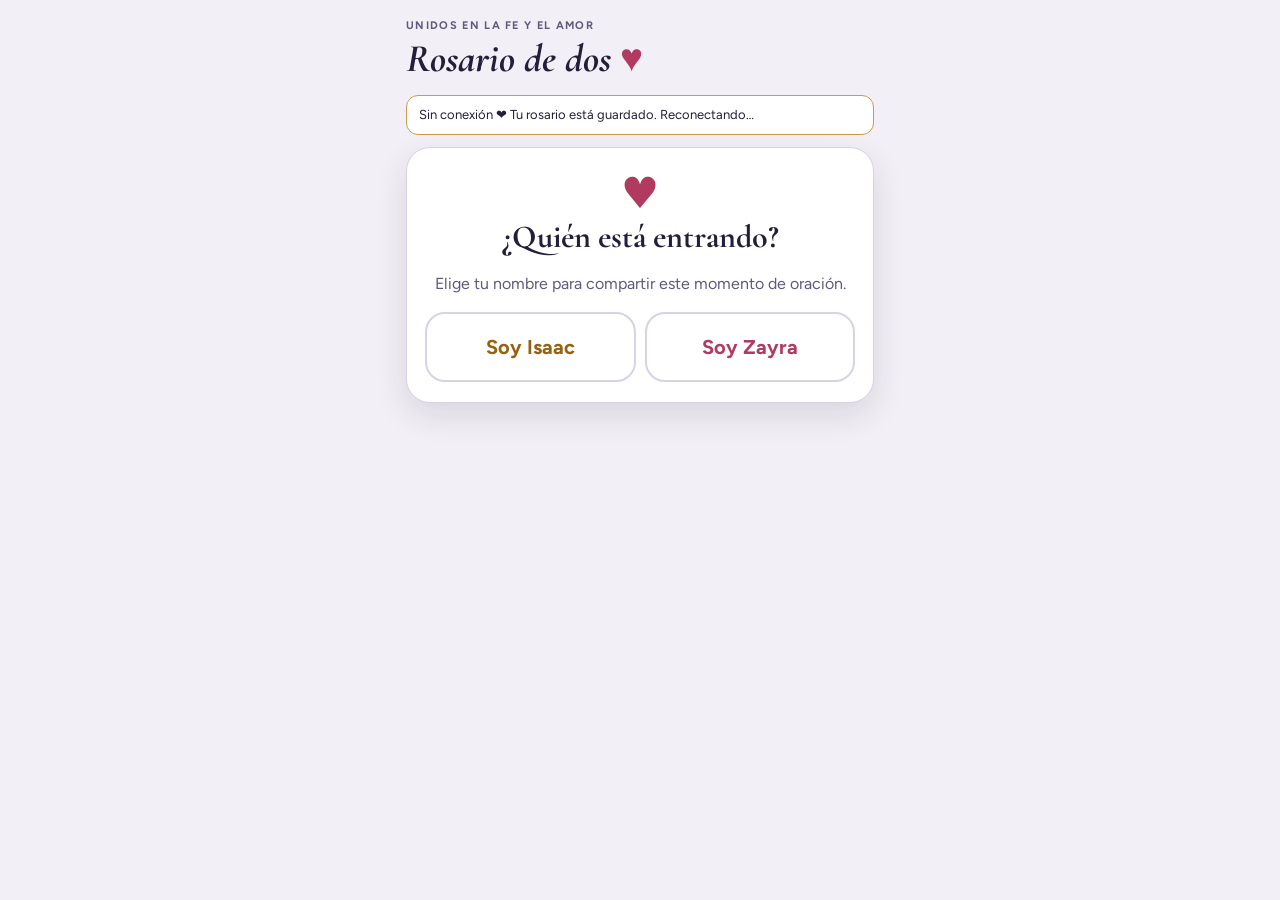
<file: rosario-de-dos-portable.html>
<!doctype html><html lang="es"><head><meta charset="UTF-8"><meta name="viewport" content="width=device-width,initial-scale=1,viewport-fit=cover"><meta name="theme-color" content="#f3eff6"><title>Rosario de dos ❤️</title><style>
@import url('https://fonts.googleapis.com/css2?family=Cormorant+Garamond:ital,wght@0,600;1,500;1,600&family=Figtree:wght@400;600;700&family=Newsreader:opsz,wght@6..72,400;6..72,500&display=swap');
:root{--bg:#f3eff6;--surface:#fff;--surface2:#ebe5f3;--ink:#231f3a;--mute:#5f597d;--line:#d9d1e6;--me:#96620f;--her:#b03a60;--both:#5a4fb0;--off:#cdc4dd;--shadow:0 12px 32px rgba(35,31,58,.12);--size:21px}
@media(prefers-color-scheme:dark){:root:not([data-theme=light]){--bg:#12142a;--surface:#1b1e3a;--surface2:#252954;--ink:#f1ecf7;--mute:#a9a6c8;--line:#2f3463;--me:#f0b95a;--her:#f08fae;--both:#b3a8ff;--off:#363b6b;--shadow:0 12px 32px rgba(0,0,0,.45);color-scheme:dark}}
:root[data-theme=dark]{--bg:#12142a;--surface:#1b1e3a;--surface2:#252954;--ink:#f1ecf7;--mute:#a9a6c8;--line:#2f3463;--me:#f0b95a;--her:#f08fae;--both:#b3a8ff;--off:#363b6b;--shadow:0 12px 32px rgba(0,0,0,.45);color-scheme:dark}
*{box-sizing:border-box}[hidden]{display:none!important}body{margin:0;background:var(--bg);color:var(--ink);font:16px/1.5 Figtree,system-ui,sans-serif}button,input,textarea,select{font:inherit;color:inherit}button{cursor:pointer}button:disabled{opacity:.48;cursor:not-allowed}.app{max-width:500px;margin:auto;padding:18px 16px calc(126px + env(safe-area-inset-bottom));min-height:100dvh}.top{display:flex;align-items:center;justify-content:space-between;gap:12px;margin-bottom:12px}.eyebrow{text-transform:uppercase;letter-spacing:.12em;color:var(--mute);font-size:11px;font-weight:700}h1,h2,h3,.big{font-family:'Cormorant Garamond',Georgia,serif}h1{font-size:39px;line-height:1.1;margin:3px 0;font-style:italic}h1 span{color:var(--her)}h2{font-size:32px;line-height:1.15;margin:0 0 10px}h3{font-size:25px;margin:8px 0}.iconbutton{width:44px;height:44px;border-radius:50%;border:1px solid var(--line);background:var(--surface);font-size:23px}.people{display:grid;grid-template-columns:1fr 1fr;gap:8px;margin-bottom:14px}.person{display:flex;justify-content:space-between;align-items:center;padding:9px 11px;background:var(--surface);border:1px solid var(--line);border-radius:14px;font-size:13px}.dot{display:inline-block;width:8px;height:8px;border-radius:50%;background:var(--off);margin-right:5px}.dot.on{background:#40a16a}.card{background:var(--surface);border:1px solid var(--line);border-radius:24px;padding:20px 18px;margin:12px 0;box-shadow:var(--shadow)}.center{text-align:center}.soft{background:var(--surface2);border-radius:18px;padding:15px}.muted{color:var(--mute)}.small{font-size:13px}.micro{font-size:11px}.heart{font-size:43px;color:var(--her);line-height:1.2}.btn{display:inline-flex;align-items:center;justify-content:center;gap:7px;min-height:46px;border:1px solid transparent;border-radius:14px;padding:10px 14px;background:var(--both);color:#fff;font-weight:700;text-align:center;text-decoration:none}.btn.secondary{border-color:var(--line);background:var(--surface2);color:var(--ink)}.btn.ghost{border-color:var(--line);background:transparent;color:var(--ink)}.btn.warn{background:#a73c55;color:#fff}.btn.full{width:100%;margin-top:10px}.btnrow{display:flex;gap:8px}.btnrow>*{flex:1;min-width:0}.choices{display:grid;grid-template-columns:1fr 1fr;gap:9px}.choice{padding:18px 6px;border-radius:20px;border:2px solid var(--line);background:var(--surface);font-size:20px;font-weight:700}.choice.isaac{color:var(--me)}.choice.zayra{color:var(--her)}.tag{font-size:12px;color:var(--mute);letter-spacing:.03em}.list{padding-left:23px;line-height:1.8}.field,textarea,select{display:block;width:100%;border:1px solid var(--line);background:var(--surface);border-radius:14px;padding:12px 14px;font-size:16px}textarea{resize:vertical;min-height:140px;font-family:Newsreader,Georgia,serif;font-size:19px}label{display:block;font-size:13px;font-weight:700;margin:12px 0 6px}.pbox{padding:15px;background:var(--surface2);border-radius:18px;margin:10px 0;border-left:4px solid var(--both)}.pbox.isaac{border-left-color:var(--me)}.pbox.zayra{border-left-color:var(--her)}.pbox p{margin:5px 0;white-space:pre-wrap;font-family:Newsreader,Georgia,serif;font-size:19px}.prayer{font-family:Newsreader,Georgia,serif;font-size:var(--size);line-height:1.65;white-space:pre-line}.prayer.secondary{color:var(--mute)}.prayer.focus{border-left:4px solid var(--both);padding-left:12px}.prayer.half{margin:12px 0;padding:12px;background:var(--surface2);border-radius:12px}.prayer.half.active{outline:2px solid var(--both)}.section-title{font-family:'Cormorant Garamond',Georgia,serif;font-weight:600;font-style:italic;font-size:27px;line-height:1.2}.status{display:flex;align-items:center;justify-content:center;gap:8px;font-weight:700;color:var(--mute);margin:12px 0}.tiny-pulse{animation:breath 2s ease-in-out infinite}@keyframes breath{50%{opacity:.4}}.appear{animation:appear .65s ease both}@keyframes appear{from{opacity:0;transform:translateY(8px)}to{opacity:1;transform:translateY(0)}}#banner{border:1px solid #ce9949;border-radius:12px;padding:9px 12px;margin:10px 0;background:var(--surface);font-size:13px}#banner button{border:0;background:transparent;text-decoration:underline;font-weight:700;color:var(--ink)}#bottom{position:fixed;left:0;right:0;bottom:0;background:color-mix(in srgb,var(--bg),transparent 6%);border-top:1px solid var(--line);padding:12px max(16px,calc((100vw - 480px)/2)) calc(12px + env(safe-area-inset-bottom));backdrop-filter:blur(12px)}#bottom .btn{width:100%;min-height:55px;font-size:17px}.overlay{position:fixed;inset:0;background:#080819aa;z-index:10;display:grid;place-items:center;padding:16px}.dialog{background:var(--surface);border-radius:24px;max-height:88dvh;overflow:auto;width:min(480px,100%);padding:20px}.setting{border:1px solid var(--line);border-radius:14px;margin:9px 0;overflow:hidden}.setting summary{padding:14px;font-weight:700;cursor:pointer}.setting>div{padding:0 14px 14px}.divider{height:1px;background:var(--line);margin:12px 0}.mini-label{font-size:12px;color:var(--mute);text-transform:uppercase;letter-spacing:.08em}.heart-svg{width:min(100%,290px);height:auto;display:block;margin:auto}.heart-path{fill:none;stroke:var(--line);stroke-width:2}.bead{fill:var(--off);transition:fill .5s ease,filter .5s ease}.bead.isaac{fill:var(--me)}.bead.zayra{fill:var(--her)}.bead.both{fill:var(--both)}.bead.current{stroke:var(--both);stroke-width:2;filter:drop-shadow(0 0 4px var(--both))}.reflex{margin:12px 0}.reflex summary{font-weight:700;cursor:pointer;padding:12px;border-radius:14px;background:var(--surface2)}.reflex .inner{padding:12px}.reflex p{font-family:Newsreader,Georgia,serif;font-size:18px;line-height:1.6}.mystery-name{font-weight:700;color:var(--both);margin:10px 0}.calhead{display:flex;align-items:center;justify-content:space-between}.cal{display:grid;grid-template-columns:repeat(7,1fr);gap:4px}.day{background:var(--surface2);min-height:56px;border:1px solid var(--line);border-radius:9px;padding:4px;text-align:center;font-size:12px}.day.has{border-color:var(--her)}.day.hollow{background:transparent;border-color:transparent}.hearts{font-size:11px;color:var(--her);overflow-wrap:anywhere}.entry{padding:12px;border:1px solid var(--line);border-radius:12px;margin:8px 0}.note{font-size:12px;color:var(--mute)}@media(prefers-reduced-motion:reduce){*,*:before,*:after{animation:none!important;transition:none!important}}

</style></head>
<body>
<div id="app" class="app">
<header class="top"><div><div class="eyebrow">Unidos en la fe y el amor</div><h1>Rosario de dos <span>♥</span></h1></div><button id="settingsButton" aria-label="Ajustes" class="iconbutton" hidden>⚙</button></header>
<section id="people" class="people" hidden></section><div id="banner" role="status" hidden></div><main id="view" aria-live="polite"></main><nav id="bottom" hidden></nav></div>
<div id="modal" class="overlay" hidden><div class="dialog"><div id="modalContent"></div><button class="btn ghost" data-action="modal-close">Cerrar</button></div></div>
<script>
/* Contenido de oraciones y distribución recuperado del archivo original. */
var TIPOS={
  gozosos:['La Anunciación del Ángel a María','La Visitación de María a Santa Isabel','El Nacimiento de Jesús en Belén','La Presentación de Jesús en el Templo','El Niño Jesús perdido y hallado en el Templo'],
  luminosos:['El Bautismo de Jesús en el Jordán','Las bodas de Caná','El anuncio del Reino de Dios','La Transfiguración','La institución de la Eucaristía'],
  dolorosos:['La oración de Jesús en el huerto','La flagelación del Señor','La coronación de espinas','Jesús con la cruz a cuestas','La crucifixión y muerte de Jesús'],
  gloriosos:['La Resurrección del Señor','La Ascensión del Señor al cielo','La venida del Espíritu Santo','La Asunción de María al cielo','La coronación de María como Reina']
};
var TORDER=['gozosos','luminosos','dolorosos','gloriosos'];
var PRAY={
  cruz:'Por la señal de la Santa Cruz, de nuestros enemigos líbranos, Señor, Dios nuestro. En el nombre del Padre, y del Hijo, y del Espíritu Santo. Amén.',
  abre:'Abre, Señor, mis labios,\ny mi boca proclamará tu alabanza.',
  contri1:'Señor mío, Jesucristo, Dios y Hombre verdadero, Creador, Padre y Redentor mío, por ser tú quién eres y porque te amo sobre todas las cosas, me pesa de todo corazón haberte ofendido; propongo firmemente nunca más pecar, apartarme de todas las ocasiones de ofenderte, confesarme y cumplir la penitencia que me fuera impuesta.',
  contri2:'Ofrezco, Señor, mi vida, obras y trabajos, en satisfacción de todos mis pecados, y así como lo suplico, así confío en tu bondad y misericordia infinita, que los perdonarás, por los méritos de tu preciosísima sangre, pasión y muerte, y me darás gracia para enmendarme y perseverar en tu santo amor y servicio, hasta el fin de mi vida. Amén.',
  credo:'Creo en Dios, Padre todopoderoso, Creador del cielo y de la tierra. Creo en Jesucristo, su único Hijo, nuestro Señor, que fue concebido por obra y gracia del Espíritu Santo, nació de santa María Virgen, padeció bajo el poder de Poncio Pilato, fue crucificado, muerto y sepultado, descendió a los infiernos, al tercer día resucitó de entre los muertos, subió a los cielos y está sentado a la derecha de Dios, Padre todopoderoso. Desde allí ha de venir a juzgar a vivos y muertos. Creo en el Espíritu Santo, en la santa Iglesia católica, la comunión de los santos, el perdón de los pecados, la resurrección de la carne y la vida eterna. Amén.',
  pn1:'Padre nuestro, que estás en el cielo, santificado sea tu Nombre; venga a nosotros tu reino; hágase tu voluntad en la tierra como en el cielo.',
  pn2:'Danos hoy nuestro pan de cada día; perdona nuestras ofensas, como también nosotros perdonamos a los que nos ofenden; no nos dejes caer en la tentación, y líbranos del mal. Amén.',
  ave1:'Dios te salve, María, llena eres de gracia, el Señor es contigo. Bendita tú eres entre todas las mujeres y bendito es el fruto de tu vientre, Jesús.',
  ave2:'Santa María, Madre de Dios, ruega por nosotros, pecadores, ahora y en la hora de nuestra muerte. Amén.',
  gloria:'Gloria al Padre, y al Hijo, y al Espíritu Santo. Como era en el principio, ahora y siempre, por los siglos de los siglos. Amén.',
  jac1:'María, madre de gracia y madre de misericordia.\nEn la vida y en la muerte ampáranos gran Señora.',
  jac2:'Oh Jesús mío, perdona nuestros pecados, líbranos del fuego del infierno, lleva al cielo a todas las almas, especialmente a las más necesitadas de tu Divina Misericordia. Amén.',
  jac3:'Sagrado Corazón de Jesús,\nen vos confío.',
  jac4:'Oh María, sin pecado concebida,\nrogad por nosotros que recurrimos a vos.',
  fe1:'Dios te salve, María Santísima, Hija de Dios Padre, Virgen purísima antes del parto, en tus manos encomendamos nuestra fe para que la ilumines, llena eres de gracia, el Señor es contigo. Bendita tú eres entre todas las mujeres y bendito es el fruto de tu vientre, Jesús.',
  fe2:'Dios te salve, María Santísima, Madre de Dios Hijo, Virgen purísima en el parto, en tus manos encomendamos nuestra esperanza para que la alientes, llena eres de gracia, el Señor es contigo. Bendita tú eres entre todas las mujeres y bendito es el fruto de tu vientre, Jesús.',
  fe3:'Dios te salve, María Santísima, Esposa de Dios Espíritu Santo, Virgen purísima después del parto, en tus manos encomendamos nuestra caridad para que la inflames, llena eres de gracia, el Señor es contigo. Bendita tú eres entre todas las mujeres y bendito es el fruto de tu vientre, Jesús.',
  fe4:'Dios te salve, María Santísima, Templo, trono y Sagrario de la Santísima Trinidad, Virgen concebida sin pecado original.',
  salve:'Dios te salve, Reina y Madre de misericordia, vida, dulzura y esperanza nuestra,\nDios te salve. A ti llamamos los desterrados hijos de Eva, a ti suspiramos, gimiendo y llorando, en este valle de lágrimas.\nEa, pues, Señora abogada nuestra, vuelve a nosotros tus ojos misericordiosos,\ny después de este destierro muéstranos a Jesús,\nfruto bendito de tu vientre.\n¡Oh clemente, oh piadosa,\noh dulce siempre Virgen María! Ruega por nosotros, Santa Madre de Dios, para que seamos dignos de alcanzar las divinas gracias y promesas de nuestro Señor Jesucristo. Amén.',
  amparo:'Bajo tu amparo nos acogemos, santa Madre de Dios; no desprecies las oraciones que te dirigimos en nuestras necesidades, antes bien líbranos de todo peligro, ¡oh Virgen gloriosa y bendita!',
  ruega:'Ruega por nosotros, Santa Madre de Dios, para que seamos dignos de alcanzar las divinas gracias y promesas de nuestro Señor Jesucristo. Amén.',
  oracion:'Te rogamos nos concedas,\nSeñor Dios nuestro,\ngozar de continua salud de alma y cuerpo,\ny por la gloriosa intercesión\nde la bienaventurada siempre Virgen María,\nvernos libres de las tristezas de la vida presente\ny disfrutar de las alegrías eternas.\nPor Cristo nuestro Señor.\nAmén.',
  purisima:'Ave María Purísima,\nsin pecado original concebida.'
};
var RESP='Después de cada invocación, los dos responden: Ruega por nosotros.';
var LETANIAS=[
  ['Señor, ten piedad.\nCristo, ten piedad.\nSeñor, ten piedad.\nCristo, óyenos.\nCristo, escúchanos.'],
  ['Dios, Padre celestial, ten piedad de nosotros.\nDios, Hijo, Redentor del mundo, ten piedad de nosotros.\nDios, Espíritu Santo, ten piedad de nosotros.\nSantísima Trinidad, un solo Dios, ten piedad de nosotros.'],
  ['Santa María\nSanta Madre de Dios\nSanta Virgen de las Vírgenes\nMadre de Cristo\nMadre de la Iglesia\nMadre de la misericordia\nMadre de la divina gracia\nMadre de la esperanza\nMadre purísima\nMadre castísima',RESP],
  ['Madre siempre virgen\nMadre inmaculada\nMadre amable\nMadre admirable\nMadre del buen consejo\nMadre del Creador\nMadre del Salvador',RESP],
  ['Virgen prudentísima\nVirgen digna de veneración\nVirgen digna de alabanza\nVirgen poderosa\nVirgen clemente\nVirgen fiel',RESP],
  ['Espejo de justicia\nTrono de la sabiduría\nCausa de nuestra alegría\nVaso espiritual\nVaso digno de honor\nVaso de insigne devoción\nRosa mística',RESP],
  ['Torre de David\nTorre de marfil\nCasa de oro\nArca de la Alianza\nPuerta del cielo\nEstrella de la mañana',RESP],
  ['Salud de los enfermos\nRefugio de los pecadores\nConsuelo de los migrantes\nConsoladora de los afligidos\nAuxilio de los cristianos',RESP],
  ['Reina de los Ángeles\nReina de los Patriarcas\nReina de los Profetas\nReina de los Apóstoles\nReina de los Mártires\nReina de los Confesores\nReina de las Vírgenes\nReina de todos los Santos',RESP],
  ['Reina concebida sin pecado original\nReina asunta a los Cielos\nReina del Santísimo Rosario\nReina de la familia\nReina de la paz',RESP],
  ['Cordero de Dios, que quitas el pecado del mundo, perdónanos, Señor.\nCordero de Dios, que quitas el pecado del mundo, escúchanos, Señor.\nCordero de Dios, que quitas el pecado del mundo, ten misericordia de nosotros.']
];
var $=function(id){return document.getElementById(id)};
function esc(s){return String(s).replace(/[&<>"']/g,function(c){return {'&':'&amp;','<':'&lt;','>':'&gt;','"':'&quot;',"'":'&#39;'}[c]})}
function safe(fn){try{return fn()}catch(e){return null}}

/* ---------- todas las partes del rosario, en orden ----------
   o = 'a' (quien empieza el Padre Nuestro), 'b' (la otra persona) o 'x' (las dos personas, cada una completo) */
var PARTS=[],SECS=[];
(function(){
  function add(sec,d,o,title,short,body,eq,kind){PARTS.push({sec:sec,d:d,o:o,title:title,short:short,body:body,eq:!!eq,kind:kind||''})}
  function aves(count,sec,d,tags){
    for(var a=1;a<=count;a++){
      var tg=tags?' · '+tags[a-1][0]:'';
      add(sec,d,'a','Dios te salve · Ave María '+a+' de '+count+tg,'el «Dios te salve» del Ave '+a,[tags?tags[a-1][1]:PRAY.ave1]);
      add(sec,d,'b','Santa María · Ave María '+a+' de '+count+tg,'el «Santa María» del Ave '+a,[PRAY.ave2]);
    }
  }
  function section(key,d,big,fn){var start=PARTS.length;fn();SECS.push({key:key,d:d,start:start,len:PARTS.length-start,big:big})}
  function pn(sec,d,pre){
    add(sec,d,'a',pre+'Padre Nuestro · primera parte','la primera parte del Padre Nuestro',[PRAY.pn1]);
    add(sec,d,'b',pre+'Padre Nuestro · segunda parte','la segunda parte del Padre Nuestro',[PRAY.pn2]);
  }
  section('open',-1,[0,2,3],function(){
    add('open',-1,'x','Señal de la cruz','la Señal de la cruz',[PRAY.cruz,PRAY.abre],true);
    add('open',-1,'x','Acto de contrición','el acto de contrición',[PRAY.contri1,PRAY.contri2],true);
    add('open',-1,'x','Credo','el Credo',[PRAY.credo]);
    add('open',-1,'x','Ofrecemos este rosario por…','la intención',[],false,'intent');
    pn('open',-1,'');
    add('open',-1,'x','Gloria','el Gloria',[PRAY.gloria]);
  });
  for(var d=0;d<5;d++)(function(d){section('dec',d,[0,11],function(){
    pn('dec',d,'');aves(10,'dec',d,null);
    add('dec',d,'x','Gloria','el Gloria',[PRAY.gloria]);
    add('dec',d,'x','Jaculatorias','las jaculatorias',[PRAY.jac1,PRAY.jac2,PRAY.jac3,PRAY.jac4],true);
  })})(d);
  section('fe',-1,[3],function(){
    aves(3,'fe',-1,[['por la fe',PRAY.fe1],['por la esperanza',PRAY.fe2],['por la caridad',PRAY.fe3]]);
    add('fe',-1,'x','Dios te salve · Templo de la Santísima Trinidad','el «Dios te salve» final',[PRAY.fe4]);
  });
  section('close',-1,[0,5,10],function(){
    add('close',-1,'x','Salve','la Salve',[PRAY.salve]);
    LETANIAS.forEach(function(b,i){add('close',-1,i%2===0?'b':'a','Letanías · '+(i+1)+' de '+LETANIAS.length,'las Letanías ('+(i+1)+' de '+LETANIAS.length+')',b)});
    add('close',-1,'x','Bajo tu amparo','el «Bajo tu amparo»',[PRAY.amparo]);
    add('close',-1,'x','Ruega por nosotros','el «Ruega por nosotros»',[PRAY.ruega]);
    pn('close',-1,'Intenciones del Papa · ');
    add('close',-1,'a','Intenciones del Papa · Dios te salve','el «Dios te salve» por el Papa',[PRAY.ave1]);
    add('close',-1,'b','Intenciones del Papa · Santa María','el «Santa María» por el Papa',[PRAY.ave2]);
    add('close',-1,'x','Intenciones del Papa · Gloria','el Gloria por el Papa',[PRAY.gloria]);
    add('close',-1,'x','Oración final','la oración final',[PRAY.oracion]);
    add('close',-1,'x','Ave María Purísima','el «Ave María Purísima»',[PRAY.purisima]);
    add('close',-1,'x','Señal de la cruz','la Señal de la cruz final',[PRAY.cruz]);
  });
})();
var TOTAL=PARTS.length;

</script><script>
/* Lecturas breves de Reina-Valera 1909 (dominio público), como selección de versículos.
   Son textos de apoyo; compruebe la cita con su edición bíblica católica preferida. */
const REFLEXIONES={
 gozosos:[
 ['Lucas 1:38','Entonces María dijo: He aquí la sierva del Señor; hágase conmigo conforme á tu palabra. Y el ángel se fué de ella.','El amor comienza cuando abrimos el corazón a una misión que supera nuestros propios planes. María dijo sí sin tener todas las respuestas.','Como pareja podemos aprender a escucharnos antes de decidir. Que nuestras promesas sean actos libres de confianza y no palabras apresuradas.'],
 ['Lucas 1:42','Y exclamó á gran voz, y dijo: Bendita tú entre las mujeres, y bendito el fruto de tu vientre.','María fue al encuentro de Isabel llevando una presencia que alegraba la casa. El cariño también se expresa llegando, acompañando y sirviendo.','Cuando uno de nosotros se sienta cansado, que el otro sepa hacerse cercano. Amar no siempre significa resolver: muchas veces basta con permanecer.'],
 ['Lucas 2:7','Y parió á su hijo primogénito, y le envolvió en pañales, y acostóle en un pesebre; porque no había lugar para ellos en el mesón.','Dios entró en el mundo por el camino de lo humilde. Lo más valioso no siempre llega rodeado de comodidad o certezas.','Que nuestra relación encuentre alegría también en los días sencillos y difíciles. Aprendamos a construir hogar con ternura, gratitud y paciencia.'],
 ['Lucas 2:32','Luz para ser revelada á los Gentiles, Y la gloria de tu pueblo Israel.','María y José presentaron a Jesús en el Templo: el amor reconoce que la vida es un regalo que debe cuidarse y ofrecerse.','Presentemos a Dios nuestras decisiones, trabajo y proyectos. Que ninguno use el amor para poseer al otro, sino para acompañarlo a crecer.'],
 ['Lucas 2:49','Entonces él les dice: ¿Qué hay que me buscabais? ¿No sabíais que en los negocios de mi Padre me conviene estar?','Buscar a Jesús recuerda que incluso cuando amamos mucho, podemos sentirnos perdidos y necesitar volver a encontrar el rumbo.','Si hay distancia o malentendidos, que no nos gane el orgullo. Preguntemos, escuchemos y regresemos al diálogo con humildad.']],
 luminosos:[
 ['Mateo 3:17','Y he aquí una voz de los cielos que decía: Este es mi Hijo amado, en el cual tengo contentamiento.','El Bautismo revela una identidad sostenida por el amor. Antes de cualquier logro, Jesús es llamado Hijo amado.','Recordemos la dignidad de la persona que tenemos enfrente. Que nuestras palabras afirmen y no disminuyan la confianza del otro.'],
 ['Juan 2:5','Su madre dice á los que servían: Haced todo lo que os dijere.','En Caná, una necesidad sencilla se vuelve ocasión de confianza y cuidado. Jesús se hace presente en una celebración humana.','Que sepamos advertir lo que al otro le falta sin esperar a que siempre lo pida. Las pequeñas atenciones pueden transformar un día difícil.'],
 ['Marcos 1:15','Y diciendo: El tiempo es cumplido, y el reino de Dios está cerca: arrepentíos, y creed al evangelio.','El Reino de Dios invita a cambiar de vida, no solo a sentir cosas bonitas. El amor crece cuando reconoce sus errores.','Pidamos la valentía de pedir perdón y la generosidad de perdonar. Cada cambio auténtico abre espacio para una relación más sana.'],
 ['Marcos 9:7','Y vino una nube que les hizo sombra, y una voz de la nube, que decía: Este es mi Hijo amado: á él oíd.','En la Transfiguración, la voz del Padre pide escuchar a Jesús. Contemplar la luz también prepara para caminar por momentos oscuros.','Escuchémonos de verdad, incluso cuando la verdad resulte incómoda. Que la fe nos ayude a no escapar de las pruebas.'],
 ['Lucas 22:19','Y tomando el pan, habiendo dado gracias, partió, y les dió, diciendo: Esto es mi cuerpo, que por vosotros es dado: haced esto en memoria de mí.','La Eucaristía expresa entrega y memoria: amar es ofrecerse sin reducir al otro a nuestras necesidades.','Que compartamos tiempo, esfuerzo y presencia con alegría. La fidelidad crece en decisiones pequeñas repetidas cada día.']],
 dolorosos:[
 ['Lucas 22:42','Diciendo: Padre, si quieres, pasa este vaso de mí; empero no se haga mi voluntad, sino la tuya.','En Getsemaní, Jesús no oculta su angustia. La confianza en Dios puede convivir con el miedo y el cansancio.','Que podamos expresar lo que duele sin vergüenza. Amar también es acompañarnos cuando no existen respuestas fáciles.'],
 ['Isaías 53:5','Mas él herido fué por nuestras rebeliones, molido por nuestros pecados: el castigo de nuestra paz sobre él; y por su llaga fuimos nosotros curados.','La flagelación nos obliga a mirar el sufrimiento con respeto. Nunca deberíamos acostumbrarnos a la humillación ajena.','Que en nuestra relación no tengan lugar las palabras crueles ni el desprecio. Aprendamos a reparar el dolor que podamos causar.'],
 ['Mateo 27:29','Y pusieron sobre su cabeza una corona tejida de espinas, y una caña en su mano derecha; é hincando la rodilla delante de él, le escarnecían, diciendo: ¡Salve, Rey de los Judíos!','La coronación de espinas muestra cómo la burla hiere la dignidad. Jesús soporta el desprecio sin devolverlo como violencia.','Que no hagamos de las debilidades del otro un motivo de humillación. Cuidemos nuestro lenguaje, especialmente en medio del enojo.'],
 ['Lucas 23:26','Y llevándole, tomaron á un Simón, Cireneo, que venía del campo, y le pusieron encima la cruz para que la llevase tras Jesús.','En el camino de la cruz aparece alguien que ayuda a sostener el peso. Nadie debería tener que cargarlo todo a solas.','Preguntémonos cómo aliviar hoy una carga concreta de nuestra pareja. A veces el apoyo más profundo es práctico y silencioso.'],
 ['Lucas 23:34','Y Jesús decía: Padre, perdónalos, porque no saben lo que hacen. Y partiendo sus vestidos, echaron suertes.','En la cruz, Jesús responde al daño con una petición de perdón. Es una forma exigente de amor que no justifica la injusticia.','Que aprendamos a distinguir el perdón de permitir el maltrato. Cuidemos límites sanos y busquemos siempre la reconciliación verdadera.']],
 gloriosos:[
 ['Mateo 28:6','No está aquí; porque ha resucitado, como dijo. Venid, ved el lugar donde fué puesto el Señor.','La Resurrección recuerda que el sufrimiento no tiene la última palabra. La esperanza se abre paso donde parecía terminar el camino.','Cuando tengamos dificultades, que no definamos nuestra historia por un solo mal día. El amor también puede recomenzar.'],
 ['Hechos 1:9','Y habiendo dicho estas cosas, viéndolo ellos, fué alzado; y una nube le recibió y le quitó de sus ojos.','La Ascensión invita a confiar aun sin ver. La ausencia física no destruye el vínculo de quienes comparten una misión.','Cuando estemos lejos, cuidemos nuestra comunicación y nuestras promesas. La confianza se alimenta de presencia sincera, aun a distancia.'],
 ['Hechos 2:4','Y fueron todos llenos del Espíritu Santo, y comenzaron á hablar en otras lenguas, como el Espíritu les daba que hablasen.','Pentecostés convierte el miedo en testimonio y abre caminos de entendimiento entre personas diferentes.','Pidamos palabras que construyan puentes. Que sepamos explicarnos sin gritar y comprendernos sin exigir ser idénticos.'],
 ['Lucas 1:48','Porque ha mirado á la bajeza de su criada; Porque he aquí, desde ahora me dirán bienaventurada todas las generaciones.','La tradición de la Asunción contempla la plenitud de la vida de María junto a Dios. Su canto reconoce la grandeza que nace de la humildad.','Que soñemos juntos sin olvidar lo esencial. Nuestra meta no es aparentar perfección, sino caminar hacia una vida más plena y generosa.'],
 ['Apocalipsis 12:1','Y una grande señal apareció en el cielo: una mujer vestida del sol, y la luna debajo de sus pies, y sobre su cabeza una corona de doce estrellas.','La tradición contempla en esta imagen la victoria de Dios y el cuidado maternal de María. La verdadera grandeza no depende del poder mundano.','Que construyamos una relación donde reinen la bondad, el respeto y el servicio. Pidamos a María que nos ayude a permanecer fieles.']]
};

</script><script>
/* Rosario de dos — navegador moderno + ntfy. Sin backend propio.
   La sala utiliza una clave aleatoria en el fragmento #s=... del enlace.
   Los eventos de sincronización se cifran con AES-GCM mediante WebCrypto.
   Los avisos móviles de ntfy son separados del estado compartido. */
(()=>{'use strict';
const $=s=>document.querySelector(s), $$=s=>[...document.querySelectorAll(s)];
const meNames={i:'Isaac',z:'Zayra'},other=w=>w==='i'?'z':'i',ORDEN=['1.º','2.º','3.º','4.º','5.º'];
const todayType=()=>[3,0,2,3,1,2,0][new Date().getDay()];
const esc=s=>String(s??'').replace(/[&<>"']/g,c=>({'&':'&amp;','<':'&lt;','>':'&gt;','"':'&quot;',"'":'&#39;'}[c]));
const uid=()=>crypto.randomUUID?.()||'id-'+Math.random().toString(36).slice(2)+Date.now();
const rand=()=>Array.from(crypto.getRandomValues(new Uint8Array(24)),b=>b.toString(16).padStart(2,'0')).join('');
const store=(k,v)=>{try{localStorage.setItem(k,JSON.stringify(v))}catch(e){console.warn(e)}};
const read=(k,def)=>{try{return JSON.parse(localStorage.getItem(k))??def}catch(e){return def}};
const sleep=ms=>new Promise(r=>setTimeout(r,ms));
let seed=(new URLSearchParams(location.hash.slice(1))).get('s');
if(!seed||!/^[0-9a-f]{48}$/.test(seed)){seed=rand();history.replaceState(null,'',location.pathname+location.search+'#s='+seed)}
const room='rdd-'+seed.slice(0,22),pushTopic=w=>room+'-aviso-'+(w==='i'?'1':'2'),prefix='rdd-final-'+seed.slice(0,22)+'-';
let my=null,screen='home',currentMonth=new Date(),online=false,lastPeer={i:0,z:0},source=null,heartbeat=null,key=null,seen=read(prefix+'seen',[]),pending=null,pushError=null,connectionError='',lastToast='',requestModal=null,activeSessionAtStart='';
let reflexOpen={},lastMystery=-1;
let settings=read(prefix+'settings',{theme:'auto',font:21}),historyItems=read(prefix+'history',[]),deleted=read(prefix+'deleted',{}),privateInt=read(prefix+'private',{}),state=read(prefix+'state',null);
const blank=()=>({phase:'welcome',proposal:null,session:null,mystery:todayType(),confirmed:{i:false,z:false},change:null,commits:{i:false,z:false},intents:{i:null,z:null},revealReady:{i:false,z:false},offeringReady:{i:false,z:false},step:0,stepDone:{i:false,z:false},starter:'i',startedAt:null,endedAt:null,undo:null,updatedAt:0});
if(!state)state=blank();
function save(){store(prefix+'state',state);store(prefix+'private',privateInt);store(prefix+'history',historyItems);store(prefix+'deleted',deleted);store(prefix+'settings',settings);store(prefix+'seen',seen.slice(-900))}
function applySettings(){document.documentElement.dataset.theme=settings.theme==='auto'?'':settings.theme;document.documentElement.style.setProperty('--size',settings.font+'px')};applySettings();
async function derive(){const bytes=new TextEncoder().encode(seed);const digest=await crypto.subtle.digest('SHA-256',bytes);key=await crypto.subtle.importKey('raw',digest,'AES-GCM',false,['encrypt','decrypt'])}
function b64(a){return btoa(String.fromCharCode(...a))}function unb64(s){return Uint8Array.from(atob(s),c=>c.charCodeAt(0))}
async function encrypt(data){const iv=crypto.getRandomValues(new Uint8Array(12));const ciphertext=new Uint8Array(await crypto.subtle.encrypt({name:'AES-GCM',iv},key,new TextEncoder().encode(JSON.stringify(data))));return JSON.stringify({v:1,iv:b64(iv),ct:b64(ciphertext)})}
async function decrypt(s){const x=JSON.parse(s);if(x.v!==1)return null;return JSON.parse(new TextDecoder().decode(await crypto.subtle.decrypt({name:'AES-GCM',iv:unb64(x.iv)},key,unb64(x.ct))))}
function showError(msg){connectionError=msg;renderBanner()}
function renderBanner(){let b=$('#banner');const msg=pushError?'No se pudo enviar la notificación.':(!online?'Sin conexión ❤️ Tu rosario está guardado. Reconectando…':connectionError);b.hidden=!msg;if(msg)b.innerHTML=esc(msg)+(pushError?' <button data-action="retry-push">Reintentar</button>':connectionError?' <button data-action="sync">Sincronizar</button>':'')}
async function publishWire(ev){const body=await encrypt(ev);const res=await fetch('https://ntfy.sh/'+room,{method:'POST',headers:{'Content-Type':'text/plain;charset=utf-8'},body});if(!res.ok)throw Error('ntfy respondió '+res.status);return true}
async function send(kind,data={}){if(!my||!online){showError('Sin conexión: puedes leer la oración, pero no avanzar hasta reconectar.');return false}const ev={id:uid(),session:state.session?.id||'',from:my,kind,data,time:Date.now()};try{await publishWire(ev);acceptEvent(ev);return true}catch(err){showError('No se pudo sincronizar: '+err.message);return false}}
let inFlight=false;async function sendAndWait(kind,data){if(inFlight)return false;inFlight=true;render();try{return await send(kind,data)}finally{inFlight=false;render()}}
function touch(){state.updatedAt=Date.now();save()}
function sessionReady(){return state.phase!=='welcome' && !!state.session}
function turnOwner(p){if(p.o==='x')return'x';if(p.o==='a')return state.starter;return other(state.starter)}
function advance(){while(state.step<TOTAL){const p=PARTS[state.step];if(p.kind==='intent'){state.step++;continue}const owner=turnOwner(p);if(owner==='x'){if(!state.stepDone.i||!state.stepDone.z)break}else if(!state.stepDone[owner])break;state.step++;state.stepDone={i:false,z:false}}if(state.step>=TOTAL&&state.phase==='prayer'){state.phase='finished';state.endedAt=new Date().toISOString();addHistory()}}
function addHistory(){const s=state.session;if(!s||historyItems.some(h=>h.id===s.id)||deleted[s.id])return;historyItems.push({id:s.id,date:state.startedAt||new Date().toISOString(),end:state.endedAt||new Date().toISOString(),mystery:state.mystery,starter:state.starter,intents:{...state.intents}});save()}
function mergeHistory(items){let count=0;for(const h of items||[]){if(!h||typeof h.id!=='string'||deleted[h.id]||historyItems.some(a=>a.id===h.id))continue;historyItems.push(h);count++}save();return count}
function acceptEvent(ev){if(!ev||seen.includes(ev.id)||!ev.kind)return;seen.push(ev.id);if(seen.length>900)seen=seen.slice(-900);lastPeer[ev.from]=Date.now();
  switch(ev.kind){
  case'hello':lastPeer[ev.from]=Date.now();save();renderPeople();return;
  case'syncAsk':if(ev.from!==my&&(state.session||state.proposal))queueSnapshot();break;
  case'snapshot':if(ev.data?.state&&ev.data.state.updatedAt>state.updatedAt+600){state=ev.data.state;mergeHistory((ev.data.history||[]).filter(x=>!deleted[x.id]));}break;
  case'propose':if(state.phase==='welcome'&&!state.proposal)state.proposal={by:ev.from,id:ev.data.id,starter:ev.data.starter,created:ev.time};break;
  case'cancel':case'decline':if(state.phase==='welcome'&&state.proposal?.id===ev.data.id)state.proposal=null;break;
  case'accept':if(state.phase==='welcome'&&state.proposal?.id===ev.data.id){let p=state.proposal;state=blank();state.session={id:p.id};state.phase='mysteries';state.starter=p.starter;state.mystery=todayType();state.confirmed={i:false,z:false};}break;
  case'mysteryApprove':if(state.phase==='mysteries'&&!state.change&&ev.session===state.session?.id){state.confirmed[ev.from]=true;if(state.confirmed.i&&state.confirmed.z)state.phase='intent'}break;
  case'changeRequest':if(state.phase==='mysteries'&&ev.session===state.session?.id)state.change={by:ev.from,type:ev.data.type};break;
  case'changeDecision':if(state.phase==='mysteries'&&state.change&&ev.session===state.session?.id){if(ev.data.accept){state.mystery=state.change.type;state.confirmed={i:false,z:false}}state.change=null;}break;
  case'intentCommit':if(state.phase==='intent'&&ev.session===state.session?.id){state.commits[ev.from]=true;setTimeout(maybeReveal,550)}break;
  case'intentReveal':if(['intent','reveal'].includes(state.phase)&&ev.session===state.session?.id&&state.commits.i&&state.commits.z){state.intents[ev.from]=String(ev.data.text||'');if(state.intents.i!==null&&state.intents.z!==null){state.phase='reveal';if(!state._intentNotified){state._intentNotified=true;if(my==='i')pushIntentions()}}}break;
  case'revealNext':if(state.phase==='reveal'&&ev.session===state.session?.id){state.revealReady[ev.from]=true;if(state.revealReady.i&&state.revealReady.z)state.phase='offering'}break;
  case'offeringNext':if(state.phase==='offering'&&ev.session===state.session?.id){state.offeringReady[ev.from]=true;if(state.offeringReady.i&&state.offeringReady.z){state.phase='prayer';state.startedAt=new Date().toISOString();state.step=0;state.stepDone={i:false,z:false};advance()}}break;
  case'done':if(state.phase==='prayer'&&ev.session===state.session?.id&&ev.data.step===state.step){const p=PARTS[state.step];if(turnOwner(p)==='x'||turnOwner(p)===ev.from){state.stepDone[ev.from]=true;advance();}}break;
  case'undoAsk':if(state.phase==='prayer'&&ev.session===state.session?.id){state.undo={by:ev.from,step:ev.data.step};if(ev.from!==my)requestModal={type:'undo',from:ev.from};}break;
  case'undoDecision':if(state.phase==='prayer'&&state.undo&&ev.session===state.session?.id){if(ev.data.accept){state.step=Math.max(0,state.undo.step);state.stepDone={i:false,z:false}}state.undo=null;requestModal=null;}break;
  case'newFromFinished':if(state.phase==='finished'){state=blank();state.proposal=null;}break;
  case'historyRequest':if(ev.from!==my&&my&&historyItems.length)requestModal={type:'transfer',from:ev.from,request:ev.data.request};break;
  case'historyTransfer':if(ev.data.to===my){const n=mergeHistory(ev.data.items);notice('Se recuperaron '+n+' registros del historial.')}break;
  case'deleteAsk':if(ev.from!==my)requestModal={type:'delete',id:ev.data.id,from:ev.from};break;
  case'deleteApprove':deleted[ev.data.id]=true;historyItems=historyItems.filter(h=>h.id!==ev.data.id);if(requestModal?.id===ev.data.id)requestModal=null;break;
  case'deleteReject':if(requestModal?.id===ev.data.id)requestModal=null;break;
  }
  if(state.phase!=='intent'&&screen==='edit')screen='home';
  if(ev.kind!=='hello'&&ev.kind!=='syncAsk'){touch();if(state.phase!=='prayer')activeSessionAtStart=''}else save();
  render();
}
let snapshotDelay=null;function queueSnapshot(){clearTimeout(snapshotDelay);snapshotDelay=setTimeout(()=>{send('snapshot',{state,history:[]})},400)}
async function maybeReveal(){if(!my||state.phase!=='intent'||!state.commits.i||!state.commits.z||state.intents[my]!==null||!privateInt[state.session?.id]?.[my])return;await sendAndWait('intentReveal',{text:privateInt[state.session.id][my]})}
async function pushTo(to,title,message){const payload={topic:pushTopic(to),title,message,priority:4,tags:['heart']};try{const r=await fetch('https://ntfy.sh/',{method:'POST',headers:{'Content-Type':'application/json'},body:JSON.stringify(payload)});if(!r.ok)throw Error('HTTP '+r.status);pushError=null;renderBanner()}catch(e){pushError=payload;renderBanner()}}
async function pushPartner(message){if(my)await pushTo(other(my),'Rosario de dos ❤️',message)}
async function pushIntentions(){if(!my||!state.intents.i||!state.intents.z)return;await pushTo(other(my),'Nuestras intenciones ❤️','Isaac: '+state.intents.i+'\nZayra: '+state.intents.z)}
async function onWire(data){try{const item=JSON.parse(data);if(item.event==='open')return;if(item.event!=='message'||!item.message)return;const ev=await decrypt(item.message);if(ev&&ev.kind)acceptEvent(ev)}catch(e){/* ignorar mensajes que no pertenecen a la sala cifrada */}}
function connect(){if(source)source.close();if(!key)return;source=new EventSource('https://ntfy.sh/'+room+'/sse?since=all');source.onopen=()=>{online=true;connectionError='';render();if(my){send('hello');send('syncAsk')}maybeReveal()};source.onmessage=e=>onWire(e.data);source.onerror=()=>{online=false;render()};if(heartbeat)clearInterval(heartbeat);heartbeat=setInterval(()=>{if(my&&online)send('hello');renderPeople()},25000)}
function peerOnline(w){return w===my?online:Date.now()-lastPeer[w]<75000}
function renderPeople(){const p=$('#people');if(!my){p.hidden=true;return}p.hidden=false;p.innerHTML=['i','z'].map(w=>`<div class="person"><b>${meNames[w]}</b><span class="muted"><i class="dot ${peerOnline(w)?'on':''}"></i>${peerOnline(w)?'Conectad'+(w==='i'?'o':'a'):'Desconectad'+(w==='i'?'o':'a')}</span></div>`).join('')}
function notice(txt){lastToast=txt;render();setTimeout(()=>{if(lastToast===txt){lastToast='';render()}},2200)}
function currentStep(){return PARTS[Math.min(state.step,TOTAL-1)]}
function heartGraphic(){let beads='',curve='';const n=Math.max(42,Math.min(TOTAL,150));for(let j=0;j<n;j++){const t=2*Math.PI*j/n;const x=150+6.15*(16*Math.pow(Math.sin(t),3));const y=145-5.65*(13*Math.cos(t)-5*Math.cos(2*t)-2*Math.cos(3*t)-Math.cos(4*t));curve+=(j?'L':'M')+x.toFixed(1)+' '+y.toFixed(1)+' ';const idx=Math.round(j*(TOTAL-1)/(n-1));const o=PARTS[idx]?.o;const owner=o==='x'?'both':o==='a'?state.starter:other(state.starter);const cls=idx<state.step?owner:(idx===state.step?'current':'');beads+=`<circle class="bead ${cls}" cx="${x.toFixed(1)}" cy="${y.toFixed(1)}" r="3.8"/>`;}return `<svg class="heart-svg" viewBox="0 0 300 290" role="img" aria-label="Rosario en forma de corazón, avance ${state.step} de ${TOTAL}"><path class="heart-path" d="${curve}Z"/>${beads}<text x="150" y="155" fill="var(--both)" text-anchor="middle" font-size="15" font-family="Figtree">${Math.round(100*state.step/TOTAL)}%</text><text x="150" y="174" fill="var(--mute)" text-anchor="middle" font-size="9">Isaac ♥ Zayra</text></svg>`}
const welcome=()=>`<section class="card center appear"><div class="heart">♥</div><h2>Bienvenidos a su momento de oración</h2><p class="muted">Cuando estén listos, podrán comenzar un rosario juntos.</p><button class="btn full" data-action="propose">♥ Proponer nuevo rosario</button><button class="btn secondary full" data-action="calendar">♡ Nuestro historial</button></section>`;
function proposalView(){const p=state.proposal;if(!p)return welcome();if(p.by===my)return `<section class="card center"><div class="heart">♥</div><h2>Invitación enviada</h2><p>Esperando la respuesta de ${meNames[other(my)]} ❤️</p><button class="btn secondary full" data-action="cancel-proposal">Cancelar propuesta</button></section>`;return `<section class="card center"><div class="heart">♥</div><h2>Nuevo rosario propuesto por ${meNames[p.by]}</h2><div class="btnrow"><button class="btn secondary" data-action="decline">Rechazar</button><button class="btn" data-action="accept">Aceptar ❤️</button></div></section>`}
function mysteriesView(){const t=TORDER[state.mystery];let ch=state.change;return `<section class="card appear"><div class="center"><div class="heart">♥</div><span class="mini-label">Paso 1 de 3</span><h2>Confirmar los misterios</h2><h3>${esc(t[0].toUpperCase()+t.slice(1))}</h3></div><ol class="list">${TIPOS[t].map(x=>`<li>${esc(x)}</li>`).join('')}</ol>${ch?(ch.by===my?`<p class="status">Esperando a ${meNames[other(my)]} ❤️</p>`:`<div class="soft"><b>${meNames[ch.by]} quiere cambiar los misterios.</b><div class="btnrow" style="margin-top:10px"><button class="btn secondary" data-action="change-no">Rechazar</button><button class="btn" data-action="change-yes">Aceptar</button></div></div>`):(state.confirmed[my]?`<p class="status">Esperando a ${meNames[other(my)]} ❤️</p>`:`<button class="btn full" data-action="mystery-approve">Confirmar misterios ❤️</button>`)}<button class="btn secondary full" data-action="select-mystery" ${ch?'disabled':''}>Solicitar cambio de misterios</button></section>`}
function intentView(){const own=privateInt[state.session?.id]?.[my]||'';if(state.commits[my])return `<section class="card center appear"><div class="heart">♥</div><h2>Tu intención está guardada ❤️</h2><p class="muted">Esperando a ${meNames[other(my)]} ❤️</p><p class="small">Mientras esperamos, ponemos este momento de oración en manos de Dios.</p><button class="btn secondary full" data-action="intent-edit">Editar mi intención</button><p class="note">🔒 Tu intención permanece privada hasta que ambos la guarden.</p></section>`;return `<section class="card appear"><div class="center"><div class="heart">♥</div><span class="mini-label">Paso 2 de 3</span><h2>Mi intención de oración</h2><p class="muted small">Escribe aquello que hoy deseas confiarle a Dios. ❤️</p></div><label for="intentField">Mi intención personal</label><textarea id="intentField" placeholder="Señor, hoy quiero ofrecer este rosario por...">${esc(own)}</textarea><button class="btn full" data-action="intent-save">Guardar mi intención ❤️</button><p class="note">🔒 Tu pareja no podrá verla hasta que ambos hayan guardado su intención.</p></section>`}
function intentCards(){return `<div class="pbox isaac appear"><b>♥ Intención de Isaac</b><p>${esc(state.intents.i)}</p></div><div class="pbox zayra appear"><b>♥ Intención de Zayra</b><p>${esc(state.intents.z)}</p></div>`}
function revealView(){return `<section class="card appear"><div class="center"><div class="heart">♥</div><h2>Nuestras intenciones ❤️</h2><p class="muted">Dos corazones, una misma oración.</p></div>${intentCards()}${state.revealReady[my]?`<p class="status">Esperando a ${meNames[other(my)]} ❤️</p>`:`<button class="btn full" data-action="reveal-next">Continuar ❤️</button>`}</section>`}
const offeringText='Señor, Dios nuestro, ponemos en tus manos este Santo Rosario. Recibe nuestra oración, nuestras alegrías y preocupaciones, y las intenciones que hoy compartimos. Por intercesión de la Santísima Virgen María, ayúdanos a crecer en la fe, la esperanza, la caridad y el amor verdadero. Amén.';
function offeringView(){return `<section class="card appear"><div class="center"><div class="heart">♥</div><span class="mini-label">Paso 3 de 3</span><h2>Ofrecimiento del Rosario</h2></div><div class="soft"><b>Oración de ofrecimiento</b><p class="prayer">${esc(offeringText)}</p></div>${intentCards()}${state.offeringReady[my]?`<p class="status">Esperando a ${meNames[other(my)]} ❤️</p>`:`<button class="btn full" data-action="offering-next">Continuar ❤️</button>`}</section>`}
function litanyBody(p){if(!p.title.startsWith('Letanías'))return '';const b=LETANIAS.findIndex(x=>x===p.body);return b>=0&&b<=10?`<p class="small muted">${b===0?RESP:''}</p>`:''}
function prayerView(){if(state.step>=TOTAL)return finishView();const p=currentStep(),owner=turnOwner(p),s=SECS.find(x=>state.step>=x.start&&state.step<x.start+x.len),set=state.mystery,idx=p.d;
const mys=idx>=0?`${ORDEN[idx]} misterio · ${TIPOS[TORDER[set]][idx]}`:s.key==='open'?'Oraciones iniciales':s.key==='close'?'Oraciones finales':'Fe, esperanza y caridad';
if(idx!==lastMystery){if(idx>=0)reflexOpen[idx]=true;lastMystery=idx}const reflection=idx>=0?REFLEXIONES[TORDER[set]][idx]:null;
const rb=reflection?`<details class="reflex" id="reflection" ${reflexOpen[idx]?'open':''}><summary>Reflexión</summary><div class="inner"><b>${esc(reflection[0])} · Reina-Valera 1909</b><p>${esc(reflection[1])}</p><p>${esc(reflection[2])}</p><p>${esc(reflection[3])}</p></div></details>`:'';
let bodies=p.body.map(b=>`<p class="prayer">${esc(b)}</p>`).join('');
if((p.title.includes('Ave María')||p.title.includes('Santa María'))&&p.sec!=='fe'){const a=p.o==='a',whoA=state.starter,whoB=other(whoA);bodies=`<div class="prayer half ${a?'active':''}"><span class="tag">${meNames[whoA]} · Dios te salve</span><div>${esc(PRAY.ave1)}</div></div><div class="prayer half ${!a?'active':''}"><span class="tag">${meNames[whoB]} · Santa María</span><div>${esc(PRAY.ave2)}</div></div>`}
if(p.title.startsWith('Letanías')){const blockNum=+(p.title.match(/(\d+) de/)||[])[1];const next=PARTS[state.step+1];bodies=`${blockNum===1?`<p class="note">${esc(RESP)}</p>`:''}<div class="prayer half active"><span class="tag">${meNames[owner]} · bloque ${blockNum}</span><div>${esc(p.body[0]||'')}</div></div>${next?.title.startsWith('Letanías')?`<div class="prayer half"><span class="tag">${meNames[turnOwner(next)]} · siguiente bloque</span><div>${esc(next.body[0]||'')}</div></div>`:''}`}
const waiting=owner==='x'&&state.stepDone[my]?`Esperando a ${meNames[other(my)]} ❤️`:owner!=='x'&&owner!==my?`Esperando a ${meNames[owner]} ❤️`:null;
const disabled=!online||inFlight||!!waiting||!!state.stepDone[my];
let view=`<div class="card center">${heartGraphic()}<div class="mystery-name">${esc(mys)}</div><div class="note">Oración ${state.step+1} de ${TOTAL}</div></div><section class="card" id="prayerCard"><span class="mini-label">${owner==='x'?'Oración de ambos':meNames[owner]+' · su turno'}</span><h2>${esc(p.title)}</h2>${bodies}${rb}<button class="btn ghost full" data-action="undo">↶ Deshacer avance anterior</button></section>`;
$('#bottom').hidden=false;$('#bottom').innerHTML=`<button class="btn" data-action="done" ${disabled?'disabled':''}>${!online?'Sin conexión · esperando':inFlight?'Guardando oración...':waiting||'Ya terminé'}</button>`;
return view}
function finishView(){return `<section class="card center appear"><div class="heart">♥</div><h2>Gracias por rezar juntos ❤️</h2><p class="prayer">Señor, gracias por permitirnos encontrarnos en la oración, incluso cuando la distancia nos separa. Bendice a Isaac y Zayra; fortalece nuestro amor, enséñanos a escucharnos y ayúdanos a caminar unidos hacia Ti. María, Madre nuestra, acompáñanos siempre. Amén.</p><button class="btn full" data-action="finished-home">Volver a la bienvenida</button><button class="btn secondary full" data-action="calendar">Ver nuestro historial</button></section>`}
function homeView(){return `<section class="card center"><div class="heart">♥</div><h2>¿Quién está entrando?</h2><p class="muted">Elige tu nombre para compartir este momento de oración.</p><div class="choices"><button class="choice isaac" data-action="choose" data-who="i">Soy Isaac</button><button class="choice zayra" data-action="choose" data-who="z">Soy Zayra</button></div></section>`}
function topButtons(){if(!my)return;$('#settingsButton').hidden=false;}
function render(){renderBanner();renderPeople();$('#settingsButton').hidden=!my;$('#bottom').hidden=true;$('#bottom').innerHTML='';let html='';if(!my)html=homeView();else if(screen==='calendar')html=calendarView();else if(screen==='settings')html=settingsView();else if(screen==='edit')html=editView();else if(!state.session)html=proposalView();else if(state.phase==='mysteries')html=mysteriesView();else if(state.phase==='intent')html=intentView();else if(state.phase==='reveal')html=revealView();else if(state.phase==='offering')html=offeringView();else if(state.phase==='prayer')html=prayerView();else if(state.phase==='finished')html=finishView();else html=welcome();$('#view').innerHTML=(lastToast?`<div class="soft small">${esc(lastToast)}</div>`:'')+html;if(requestModal)renderRequestModal();else $('#modal').hidden=true;}
function changeStep(){let p=currentStep(),owner=turnOwner(p);return owner==='x'||owner===my}
function editView(){const own=privateInt[state.session?.id]?.[my]||'';return `<section class="card"><div class="center"><div class="heart">♥</div><h2>Editar mi intención</h2></div><label for="intentEdit">Mi intención personal</label><textarea id="intentEdit">${esc(own)}</textarea><div class="btnrow"><button class="btn secondary" data-action="edit-cancel">Descartar cambios</button><button class="btn" data-action="edit-save">Guardar cambios</button></div></section>`}
function settingsView(){return `<section class="card"><h2>Ajustes</h2><details class="setting"><summary>👤 Mi identidad</summary><div>Estás usando el nombre <b>${meNames[my]}</b>.<button class="btn secondary full" data-action="switch-identity">Cambiar de persona</button></div></details><details class="setting"><summary>🎨 Apariencia y tamaño de letra</summary><div><label for="theme">Modo visual</label><select id="theme"><option value="auto" ${settings.theme==='auto'?'selected':''}>Automático</option><option value="light" ${settings.theme==='light'?'selected':''}>Claro</option><option value="dark" ${settings.theme==='dark'?'selected':''}>Oscuro</option></select><label for="fontsize">Tamaño de letra · ${settings.font}px</label><input type="range" id="fontsize" min="17" max="30" value="${settings.font}" style="width:100%"></div></details><details class="setting"><summary>🔔 Notificaciones ntfy</summary><div><p class="small">Suscríbete en ntfy a tu tema personal. Los avisos no contienen enlaces al rosario.</p><div class="pbox"><code>${esc(pushTopic(my))}</code></div><button class="btn secondary full" data-action="copy-topic">Copiar mi tema</button><a class="btn secondary full" href="https://ntfy.sh/app" target="_blank" rel="noopener">Abrir ntfy</a><p class="note">No se envían notificaciones de prueba. Necesitas autorizar sonido y vibración desde tu celular.</p></div></details><details class="setting"><summary>♡ Nuestra sala</summary><div><p class="small">Este mismo enlace sirve para Isaac y Zayra.</p><button class="btn secondary full" data-action="copy-link">Copiar enlace permanente</button><p class="note">Conserva el enlace completo con #s=. Quien lo tenga podrá entrar; elegir el nombre no verifica la identidad.</p><p>Conexión: <b>${online?'Conectada':'Sin conexión'}</b></p><button class="btn secondary full" data-action="sync">Sincronizar ahora</button></div></details><details class="setting"><summary>📖 Misterios y rosario</summary><div><p>Los misterios del día se confirman entre ambos antes de comenzar. El cambio requiere el consentimiento de los dos.</p></div></details><details class="setting"><summary>🗓️ Historial</summary><div><button class="btn secondary full" data-action="calendar">Abrir calendario</button><button class="btn secondary full" data-action="request-history">Solicitar recuperar historial del otro celular</button><p class="note">Los registros se guardan en cada dispositivo. Tu pareja deberá aprobar la transferencia.</p></div></details><button class="btn secondary full" data-action="go-home">Volver</button></section>`}
function calendarView(){const yr=currentMonth.getFullYear(),mo=currentMonth.getMonth(),start=new Date(yr,mo,1).getDay(),days=new Date(yr,mo+1,0).getDate(),names=['Dom','Lun','Mar','Mié','Jue','Vie','Sáb'];let cell=names.map(x=>`<div class="center micro muted">${x}</div>`).join('');for(let j=0;j<start;j++)cell+='<div class="day hollow"></div>';for(let day=1;day<=days;day++){const dateKey=new Date(yr,mo,day).toLocaleDateString('en-CA');const entries=historyItems.filter(h=>!deleted[h.id]&&new Date(h.date).getFullYear()===yr&&new Date(h.date).getMonth()===mo&&new Date(h.date).getDate()===day);cell+=`<button class="day ${entries.length?'has':''}" data-action="date" data-day="${day}"><div>${day}</div><div class="hearts">${'♥'.repeat(Math.min(entries.length,7))}</div></button>`}return `<section class="card"><div class="calhead"><button class="btn secondary" data-action="month-prev">‹</button><h2>${new Date(yr,mo,1).toLocaleDateString('es-MX',{month:'long',year:'numeric'})}</h2><button class="btn secondary" data-action="month-next">›</button></div><div class="cal">${cell}</div><div id="calendarDetail" style="margin-top:12px"></div><button class="btn secondary full" data-action="request-history">Recuperar historial de mi pareja</button><button class="btn secondary full" data-action="go-home">Volver</button></section>`}
function dateDetail(day){const list=historyItems.filter(h=>!deleted[h.id]&&new Date(h.date).getFullYear()===currentMonth.getFullYear()&&new Date(h.date).getMonth()===currentMonth.getMonth()&&new Date(h.date).getDate()===day);$('#calendarDetail').innerHTML=list.length?list.map(h=>`<div class="entry"><b>${esc(TORDER[h.mystery])} · ${new Date(h.date).toLocaleString('es-MX')}</b><p class="small">Empezó: ${meNames[h.starter]} · Terminó: ${new Date(h.end).toLocaleString('es-MX')}</p><p class="small"><b>Isaac:</b> ${esc(h.intents?.i)}</p><p class="small"><b>Zayra:</b> ${esc(h.intents?.z)}</p><button class="btn secondary" data-action="delete-history" data-id="${esc(h.id)}">Solicitar eliminación</button></div>`).join(''):'<p class="muted small">No hay rosarios registrados en esta fecha.</p>'}
function renderRequestModal(){const m=requestModal;if(!m)return;$('#modal').hidden=false;let title='',body='',actions='';if(m.type==='transfer'){title='Solicitud de historial';body=`${meNames[m.from]} quiere recuperar su historial desde tu celular. ¿Autorizar la transferencia?`;actions='<button class="btn secondary" data-action="request-no">No</button><button class="btn" data-action="transfer-yes">Autorizar</button>'}else if(m.type==='undo'){title='Deshacer oración';body=`${meNames[m.from]} solicita regresar a la oración anterior. ¿Lo autorizas?`;actions='<button class="btn secondary" data-action="undo-no">Rechazar</button><button class="btn" data-action="undo-yes">Aceptar</button>'}else if(m.type==='delete'){title='Eliminar un rosario';body=`${meNames[m.from]} solicita eliminar este registro del historial de ambos celulares.`;actions='<button class="btn secondary" data-action="delete-no">Rechazar</button><button class="btn warn" data-action="delete-yes">Aprobar</button>'}$('#modalContent').innerHTML=`<h2>${esc(title)}</h2><p>${esc(body)}</p><div class="btnrow">${actions}</div>`}
async function doAction(action,el){if(!action)return;
switch(action){
case'choose':my=el.dataset.who;screen='home';lastPeer[my]=Date.now();render();if(online){send('hello');send('syncAsk')}return;
case'switch-identity':my=null;screen='home';render();return;
case'propose':{const ok=await sendAndWait('propose',{id:uid(),starter:historyItems.length%2===0?'i':'z'});if(ok)pushPartner(meNames[my]+' quiere rezar el rosario contigo. ❤️');return}
case'cancel-proposal':await sendAndWait('cancel',{id:state.proposal?.id});return;
case'decline':await sendAndWait('decline',{id:state.proposal?.id});return;
case'accept':await sendAndWait('accept',{id:state.proposal?.id});return;
case'mystery-approve':await sendAndWait('mysteryApprove');return;
case'select-mystery':{$('#modal').hidden=false;$('#modalContent').innerHTML=`<h2>Solicitar cambio</h2><label for="changeType">Elige los misterios</label><select id="changeType">${TORDER.map((x,i)=>`<option value="${i}" ${i===state.mystery?'selected':''}>${x}</option>`).join('')}</select><button class="btn full" data-action="request-change">Enviar solicitud</button>`;return}
case'request-change':{const typ=Number($('#changeType').value);$('#modal').hidden=true;if(typ!==state.mystery)await sendAndWait('changeRequest',{type:typ});return}
case'change-yes':await sendAndWait('changeDecision',{accept:true});return;
case'change-no':await sendAndWait('changeDecision',{accept:false});return;
case'intent-save':{let val=$('#intentField')?.value.trim();if(!val){notice('Escribe tu intención antes de guardarla.');return}if(!privateInt[state.session.id])privateInt[state.session.id]={};privateInt[state.session.id][my]=val;save();await sendAndWait('intentCommit');return}
case'intent-edit':screen='edit';render();return;
case'edit-save':{if(state.phase!=='intent'||(state.commits.i&&state.commits.z)){screen='home';render();return}const v=$('#intentEdit')?.value.trim();if(!v){notice('Tu intención no puede estar vacía.');return}privateInt[state.session.id][my]=v;save();screen='home';render();return}
case'edit-cancel':screen='home';render();return;
case'reveal-next':await sendAndWait('revealNext');return;
case'offering-next':await sendAndWait('offeringNext');return;
case'done':{if(!changeStep()||state.stepDone[my])return;const pos=state.step;const r=await sendAndWait('done',{step:pos});if(r){notice('❤️ Tu oración quedó registrada');if(state.phase!=='finished')pushPartner('Mi amor, '+meNames[my]+' terminó su oración. Sigamos rezando juntos. 🙏📿')}return}
case'undo':{if(state.step<=0)return notice('No existe una oración anterior para deshacer.');await sendAndWait('undoAsk',{step:Math.max(0,state.step-1)});notice('Solicitud de deshacer enviada a tu pareja.');return}
case'finished-home':await sendAndWait('newFromFinished');return;
case'calendar':screen='calendar';render();return;
case'month-prev':currentMonth=new Date(currentMonth.getFullYear(),currentMonth.getMonth()-1,1);render();return;
case'month-next':currentMonth=new Date(currentMonth.getFullYear(),currentMonth.getMonth()+1,1);render();return;
case'date':dateDetail(Number(el.dataset.day));return;
case'go-home':screen='home';render();return;
case'copy-link':await copy(location.href);return;
case'copy-topic':await copy(pushTopic(my));return;
case'sync':if(online){await send('syncAsk');notice('Solicitud de sincronización enviada.')}return;
case'retry-push':if(pushError){const x=pushError;await pushTo(x.topic.endsWith('-1')?'i':'z',x.title,x.message)}return;
case'request-history':await sendAndWait('historyRequest',{request:uid()});notice('Se solicitó la recuperación. Tu pareja debe aprobarla.');return;
case'delete-history':{const id=el.dataset.id;if(!online){notice('Necesitas conexión para solicitar eliminación.');return}await sendAndWait('deleteAsk',{id});notice('Esperando aprobación de tu pareja ❤️');return}
case'transfer-yes':{const r=requestModal;requestModal=null;$('#modal').hidden=true;for(const h of historyItems.filter(h=>!deleted[h.id]))await sendAndWait('historyTransfer',{to:r.from,items:[h]});return}
case'delete-yes':{const r=requestModal;requestModal=null;$('#modal').hidden=true;await sendAndWait('deleteApprove',{id:r.id});return}
case'undo-yes':requestModal=null;$('#modal').hidden=true;await sendAndWait('undoDecision',{accept:true});return;
case'undo-no':requestModal=null;$('#modal').hidden=true;await sendAndWait('undoDecision',{accept:false});return;
case'delete-no':{const r=requestModal;requestModal=null;$('#modal').hidden=true;await sendAndWait('deleteReject',{id:r.id});return}
case'request-no':requestModal=null;$('#modal').hidden=true;return;
case'modal-close':requestModal=null;$('#modal').hidden=true;return;
}}
async function copy(s){try{await navigator.clipboard.writeText(s);notice('Copiado ❤️')}catch{const inp=document.createElement('textarea');inp.value=s;document.body.appendChild(inp);inp.select();document.execCommand('copy');inp.remove();notice('Copiado ❤️')}}
$('#settingsButton').addEventListener('click',()=>{screen='settings';render()});
document.addEventListener('click',e=>{const btn=e.target.closest('[data-action]');if(btn)doAction(btn.dataset.action,btn)});
document.addEventListener('toggle',e=>{if(e.target?.id==='reflection'&&state.phase==='prayer'){const p=currentStep();if(p?.d>=0)reflexOpen[p.d]=e.target.open}},true);
document.addEventListener('change',e=>{if(e.target.id==='theme'){settings.theme=e.target.value;save();applySettings()}else if(e.target.id==='fontsize'){settings.font=Number(e.target.value);save();applySettings();render()}});
window.addEventListener('online',()=>{if(source)connect()});window.addEventListener('offline',()=>{online=false;render()});
(async()=>{if(!window.crypto?.subtle||!window.EventSource){showError('Para sincronizar necesitas HTTPS y un navegador moderno.');render();return}await derive();render();connect()})().catch(e=>{showError('No se pudo preparar el cifrado: '+e.message);render()});
})();

</script></body></html>
</file>
